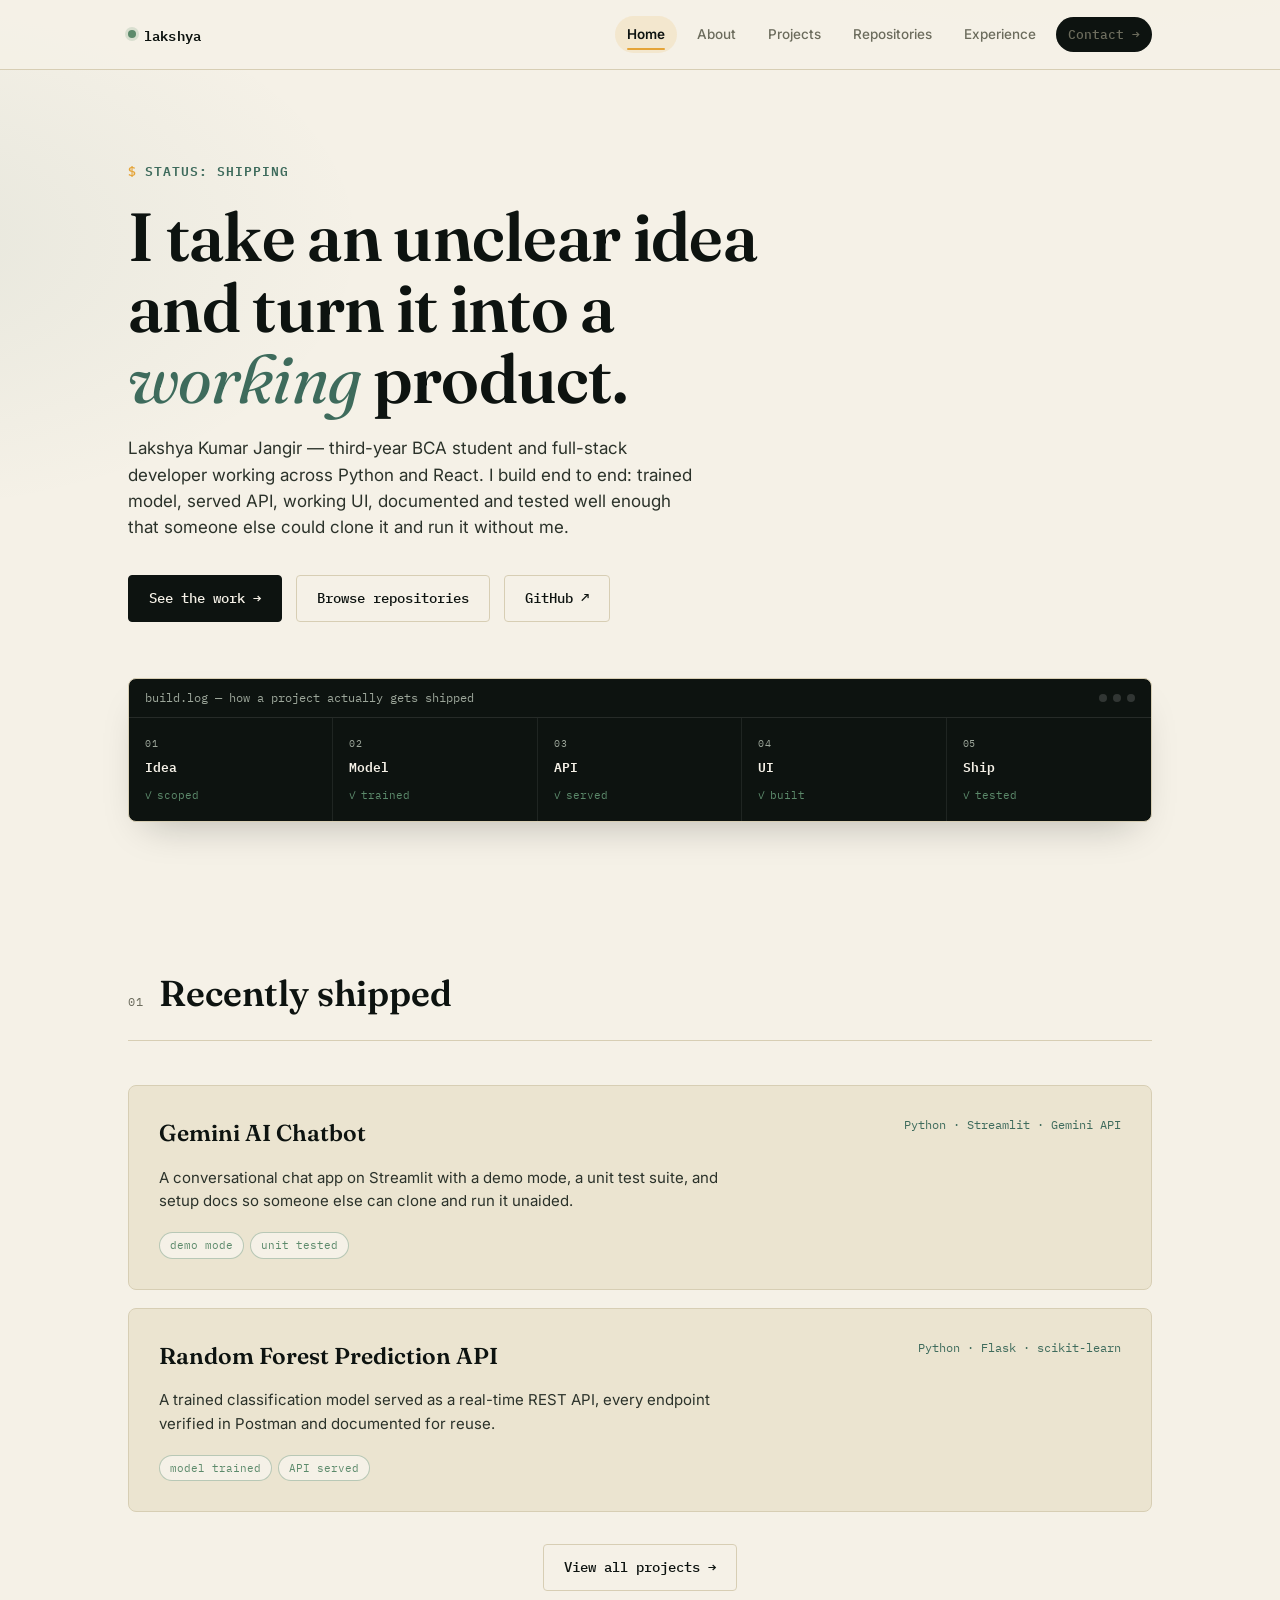
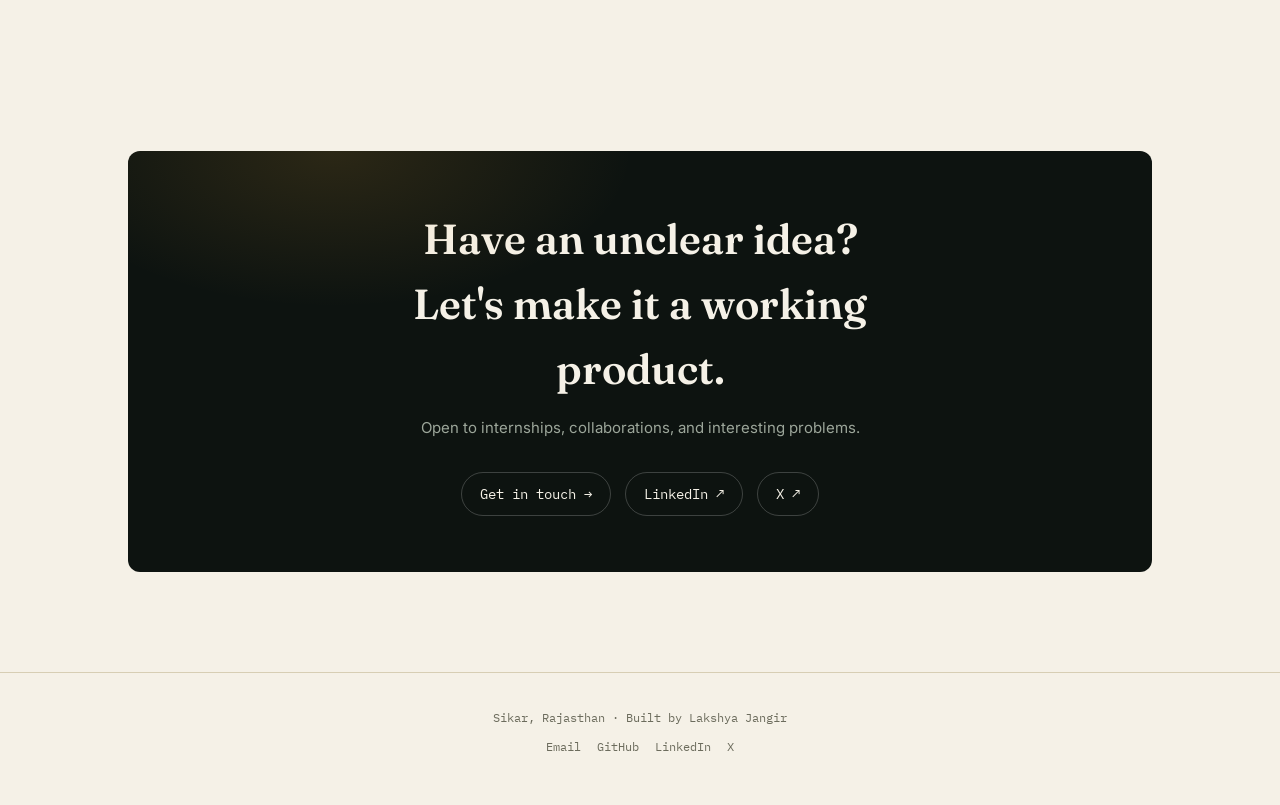
<file: index.html>
<!DOCTYPE html>
<html lang="en">
<head>
<meta charset="UTF-8">
<meta name="viewport" content="width=device-width, initial-scale=1.0">
<title>Lakshya Jangir — Full-Stack Developer</title>
<meta name="description" content="Lakshya Kumar Jangir — Full-stack developer (Python/React) building working products end to end.">
<link rel="stylesheet" href="css/style.css">
  <body>
<div id="scroll-progress"></div>

<header>
  <nav>
    <a class="logo" href="index.html"><span class="dot"></span>lakshya</a>
    <div class="navlinks">
      <a href="index.html">Home</a>
      <a href="about.html">About</a>
      <a href="projects.html">Projects</a>
      <a href="repositories.html">Repositories</a>
      <a href="experience.html">Experience</a>
      <a href="contact.html" class="nav-cta">Contact →</a>
    </div>
    <button class="navtoggle" aria-label="Menu"><span></span><span></span><span></span></button>
  </nav>
</header>

<main>
  <section class="hero" style="padding:88px 0 64px;">
    <div class="wrap">
      <div class="eyebrow">status: shipping</div>
      <h1 style="font-family:'Fraunces',serif; font-weight:600; font-size:clamp(38px,6vw,68px); line-height:1.04; letter-spacing:-0.01em; max-width:15ch;">
        I take an unclear idea and turn it into a <em style="font-style:italic; font-weight:400; color:var(--teal);">working</em> product.
      </h1>
      <p class="hero-sub" style="max-width:52ch; margin-top:22px; font-size:17px; color:#2b322a;">
        Lakshya Kumar Jangir — third-year BCA student and full-stack developer working across Python and React. I build end to end: trained model, served API, working UI, documented and tested well enough that someone else could clone it and run it without me.
      </p>
      <div class="hero-actions" style="display:flex; gap:14px; margin-top:34px; flex-wrap:wrap;">
        <a class="btn btn-primary" href="projects.html">See the work →</a>
        <a class="btn btn-ghost" href="repositories.html">Browse repositories</a>
        <a class="btn btn-ghost" href="https://github.com/lakshya0-coder" target="_blank" rel="noopener">GitHub ↗</a>
      </div>

      <div class="pipeline" style="margin-top:56px;">
        <div class="pipeline-head">
          <span>build.log — how a project actually gets shipped</span>
          <span class="lights"><span></span><span></span><span></span></span>
        </div>
        <div class="pipeline-stages">
          <div class="stage"><div class="num">01</div><div class="name">Idea</div><div class="status">scoped</div></div>
          <div class="stage"><div class="num">02</div><div class="name">Model</div><div class="status">trained</div></div>
          <div class="stage"><div class="num">03</div><div class="name">API</div><div class="status">served</div></div>
          <div class="stage"><div class="num">04</div><div class="name">UI</div><div class="status">built</div></div>
          <div class="stage"><div class="num">05</div><div class="name">Ship</div><div class="status">tested</div></div>
        </div>
      </div>
    </div>
  </section>

  <section>
    <div class="wrap">
      <div class="section-head sr">
        <span class="section-tag">01</span>
        <h2 class="section-title">Recently shipped</h2>
      </div>
      <div class="card-grid">
        <div class="card sr">
          <div class="card-top">
            <div class="card-title"><a href="https://github.com/lakshya0-coder/AI-Agent" target="_blank" rel="noopener">Gemini AI Chatbot</a></div>
            <div class="card-stack">Python · Streamlit · Gemini API</div>
          </div>
          <div class="card-desc">A conversational chat app on Streamlit with a demo mode, a unit test suite, and setup docs so someone else can clone and run it unaided.</div>
          <div class="chips"><span class="chip done">demo mode</span><span class="chip done">unit tested</span></div>
        </div>
        <div class="card sr sr-delay-1">
          <div class="card-top">
            <div class="card-title"><a href="https://github.com/lakshya0-coder/Random-Forest-API-Testing" target="_blank" rel="noopener">Random Forest Prediction API</a></div>
            <div class="card-stack">Python · Flask · scikit-learn</div>
          </div>
          <div class="card-desc">A trained classification model served as a real-time REST API, every endpoint verified in Postman and documented for reuse.</div>
          <div class="chips"><span class="chip done">model trained</span><span class="chip done">API served</span></div>
        </div>
      </div>
      <div style="text-align:center; margin-top:32px;">
        <a class="btn btn-ghost sr" href="projects.html">View all projects →</a>
      </div>
    </div>
  </section>

  <section>
    <div class="wrap">
      <div class="contact-box sr">
        <h2>Have an unclear idea? Let's make it a working product.</h2>
        <p>Open to internships, collaborations, and interesting problems.</p>
        <div class="contact-links">
          <a href="contact.html">Get in touch →</a>
          <a href="https://www.linkedin.com/in/lakshya2800/" target="_blank" rel="noopener">LinkedIn ↗</a>
          <a href="https://x.com/LakshyaJan44889" target="_blank" rel="noopener">X ↗</a>
        </div>
      </div>
    </div>
  </section>
</main>

<footer>
  <div>Sikar, Rajasthan · Built by Lakshya Jangir</div>
  <div class="foot-links">
    <a href="mailto:lakshyajangir5656@gmail.com">Email</a>
    <a href="https://github.com/lakshya0-coder" target="_blank" rel="noopener">GitHub</a>
    <a href="https://www.linkedin.com/in/lakshya2800/" target="_blank" rel="noopener">LinkedIn</a>
    <a href="https://x.com/LakshyaJan44889" target="_blank" rel="noopener">X</a>
  </div>
</footer>

<button id="to-top" aria-label="Back to top">↑</button>
<script src="js/main.js"></script>
</body>
</html>
</file>
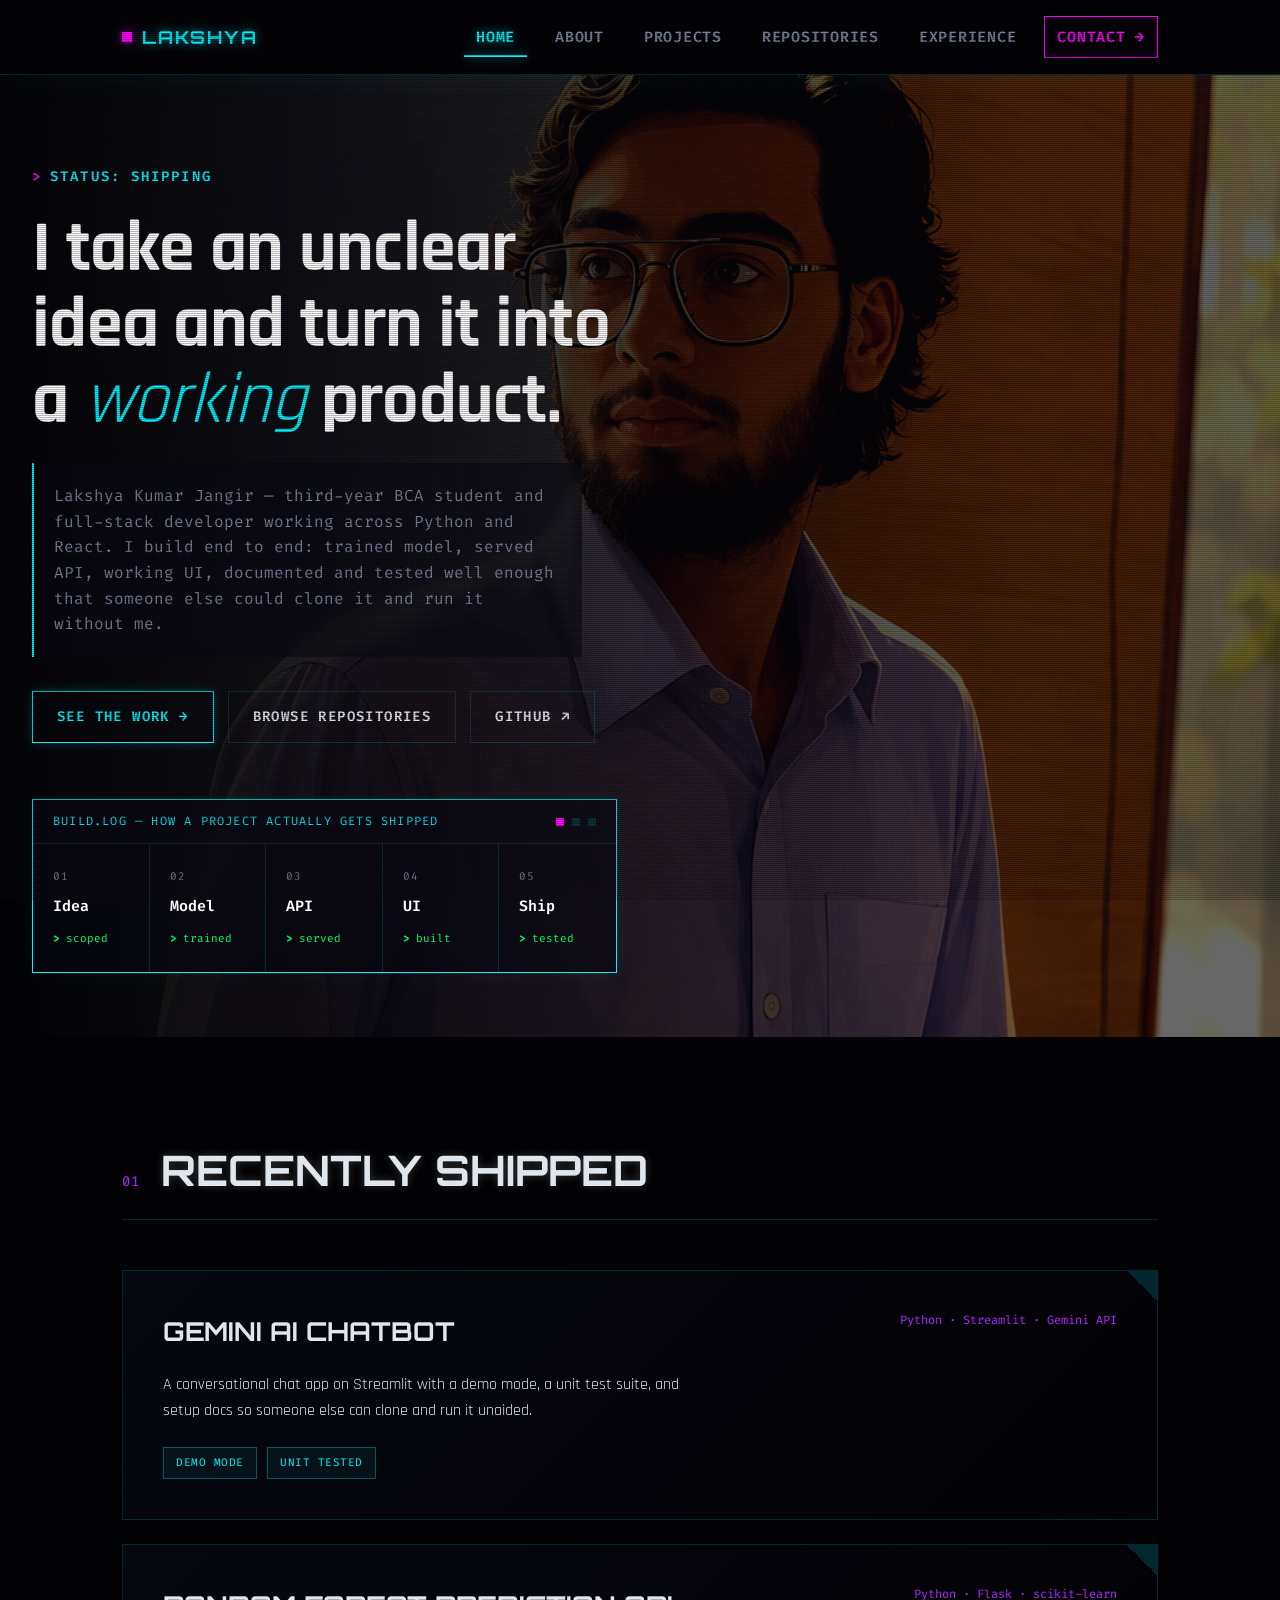
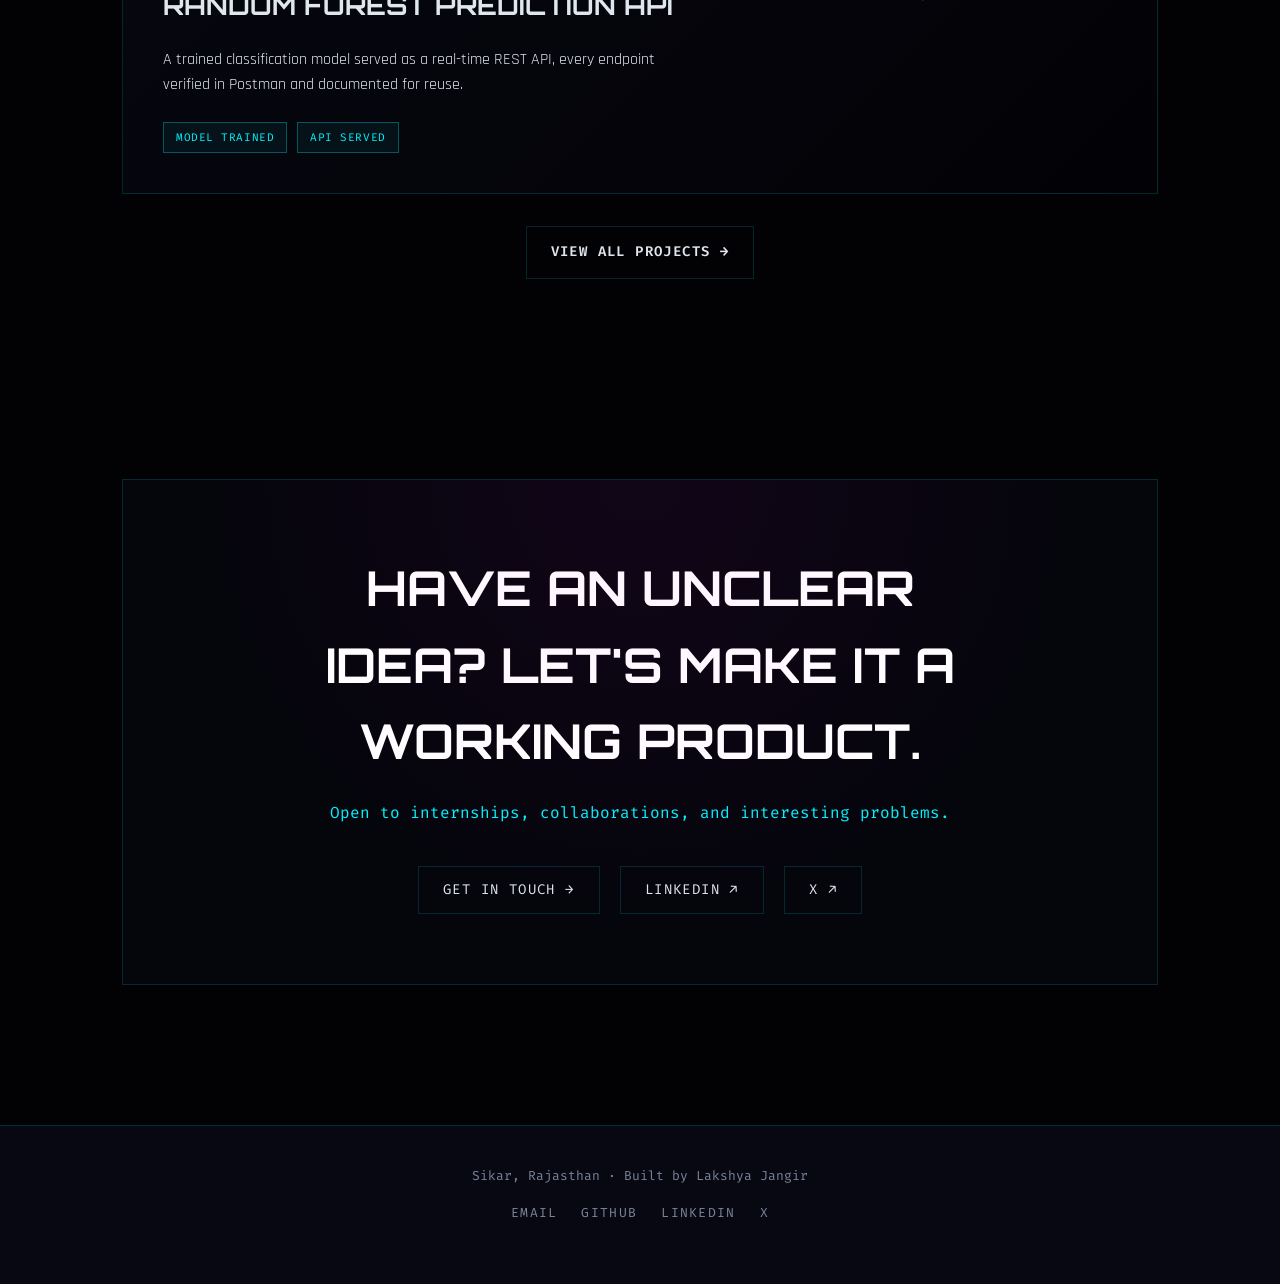
<file: files/site/index.html>
<!DOCTYPE html>
<html lang="en">

<head>
  <meta charset="UTF-8">
  <meta name="viewport" content="width=device-width, initial-scale=1.0">
  <title>Lakshya Jangir — Full-Stack Developer</title>
  <meta name="description"
    content="Lakshya Kumar Jangir — Full-stack developer (Python/React) building working products end to end.">
  <link rel="stylesheet" href="css/style.css">
</head>

<body>
  <div id="scroll-progress"></div>

  <header>
    <nav>
      <a class="logo" href="index.html"><span class="dot"></span>lakshya</a>
      <div class="navlinks">
        <a href="index.html">Home</a>
        <a href="about.html">About</a>
        <a href="projects.html">Projects</a>
        <a href="repositories.html">Repositories</a>
        <a href="experience.html">Experience</a>
        <a href="contact.html" class="nav-cta">Contact →</a>
      </div>
      <button class="navtoggle" aria-label="Menu"><span></span><span></span><span></span></button>
    </nav>
  </header>

  <main>
    <section class="hero" style="padding:88px 0 64px;">
      <img src="bg.png" alt="Background" class="video-bg">
      <div class="hero-overlay"></div>
      <div class="wrap">
        <div class="eyebrow">status: shipping</div>
        <h1>
          I take an unclear idea and turn it into a <em>working</em> product.
        </h1>
        <p class="hero-sub">
          Lakshya Kumar Jangir — third-year BCA student and full-stack developer working across Python and React. I
          build end to end: trained model, served API, working UI, documented and tested well enough that someone else
          could clone it and run it without me.
        </p>
        <div class="hero-actions" style="display:flex; gap:14px; margin-top:34px; flex-wrap:wrap;">
          <a class="btn btn-primary" href="projects.html">See the work →</a>
          <a class="btn btn-ghost" href="repositories.html">Browse repositories</a>
          <a class="btn btn-ghost" href="https://github.com/lakshya0-coder" target="_blank" rel="noopener">GitHub ↗</a>
        </div>

        <div class="pipeline" style="margin-top:56px;">
          <div class="pipeline-head">
            <span>build.log — how a project actually gets shipped</span>
            <span class="lights"><span></span><span></span><span></span></span>
          </div>
          <div class="pipeline-stages">
            <div class="stage">
              <div class="num">01</div>
              <div class="name">Idea</div>
              <div class="status">scoped</div>
            </div>
            <div class="stage">
              <div class="num">02</div>
              <div class="name">Model</div>
              <div class="status">trained</div>
            </div>
            <div class="stage">
              <div class="num">03</div>
              <div class="name">API</div>
              <div class="status">served</div>
            </div>
            <div class="stage">
              <div class="num">04</div>
              <div class="name">UI</div>
              <div class="status">built</div>
            </div>
            <div class="stage">
              <div class="num">05</div>
              <div class="name">Ship</div>
              <div class="status">tested</div>
            </div>
          </div>
        </div>
      </div>
    </section>

    <section>
      <div class="wrap">
        <div class="section-head sr">
          <span class="section-tag">01</span>
          <h2 class="section-title">Recently shipped</h2>
        </div>
        <div class="card-grid">
          <div class="card sr">
            <div class="card-top">
              <div class="card-title"><a href="https://github.com/lakshya0-coder/AI-Agent" target="_blank"
                  rel="noopener">Gemini AI Chatbot</a></div>
              <div class="card-stack">Python · Streamlit · Gemini API</div>
            </div>
            <div class="card-desc">A conversational chat app on Streamlit with a demo mode, a unit test suite, and setup
              docs so someone else can clone and run it unaided.</div>
            <div class="chips"><span class="chip done">demo mode</span><span class="chip done">unit tested</span></div>
          </div>
          <div class="card sr sr-delay-1">
            <div class="card-top">
              <div class="card-title"><a href="https://github.com/lakshya0-coder/Random-Forest-API-Testing"
                  target="_blank" rel="noopener">Random Forest Prediction API</a></div>
              <div class="card-stack">Python · Flask · scikit-learn</div>
            </div>
            <div class="card-desc">A trained classification model served as a real-time REST API, every endpoint
              verified in Postman and documented for reuse.</div>
            <div class="chips"><span class="chip done">model trained</span><span class="chip done">API served</span>
            </div>
          </div>
        </div>
        <div style="text-align:center; margin-top:32px;">
          <a class="btn btn-ghost sr" href="projects.html">View all projects →</a>
        </div>
      </div>
    </section>

    <section>
      <div class="wrap">
        <div class="contact-box sr">
          <h2>Have an unclear idea? Let's make it a working product.</h2>
          <p>Open to internships, collaborations, and interesting problems.</p>
          <div class="contact-links">
            <a href="contact.html">Get in touch →</a>
            <a href="https://www.linkedin.com/in/lakshya2800/" target="_blank" rel="noopener">LinkedIn ↗</a>
            <a href="https://x.com/LakshyaJan44889" target="_blank" rel="noopener">X ↗</a>
          </div>
        </div>
      </div>
    </section>
  </main>

  <footer>
    <div>Sikar, Rajasthan · Built by Lakshya Jangir</div>
    <div class="foot-links">
      <a href="mailto:lakshyajangir5656@gmail.com">Email</a>
      <a href="https://github.com/lakshya0-coder" target="_blank" rel="noopener">GitHub</a>
      <a href="https://www.linkedin.com/in/lakshya2800/" target="_blank" rel="noopener">LinkedIn</a>
      <a href="https://x.com/LakshyaJan44889" target="_blank" rel="noopener">X</a>
    </div>
  </footer>

  <button id="to-top" aria-label="Back to top">↑</button>
  <script src="js/main.js"></script>
</body>

</html>
</file>
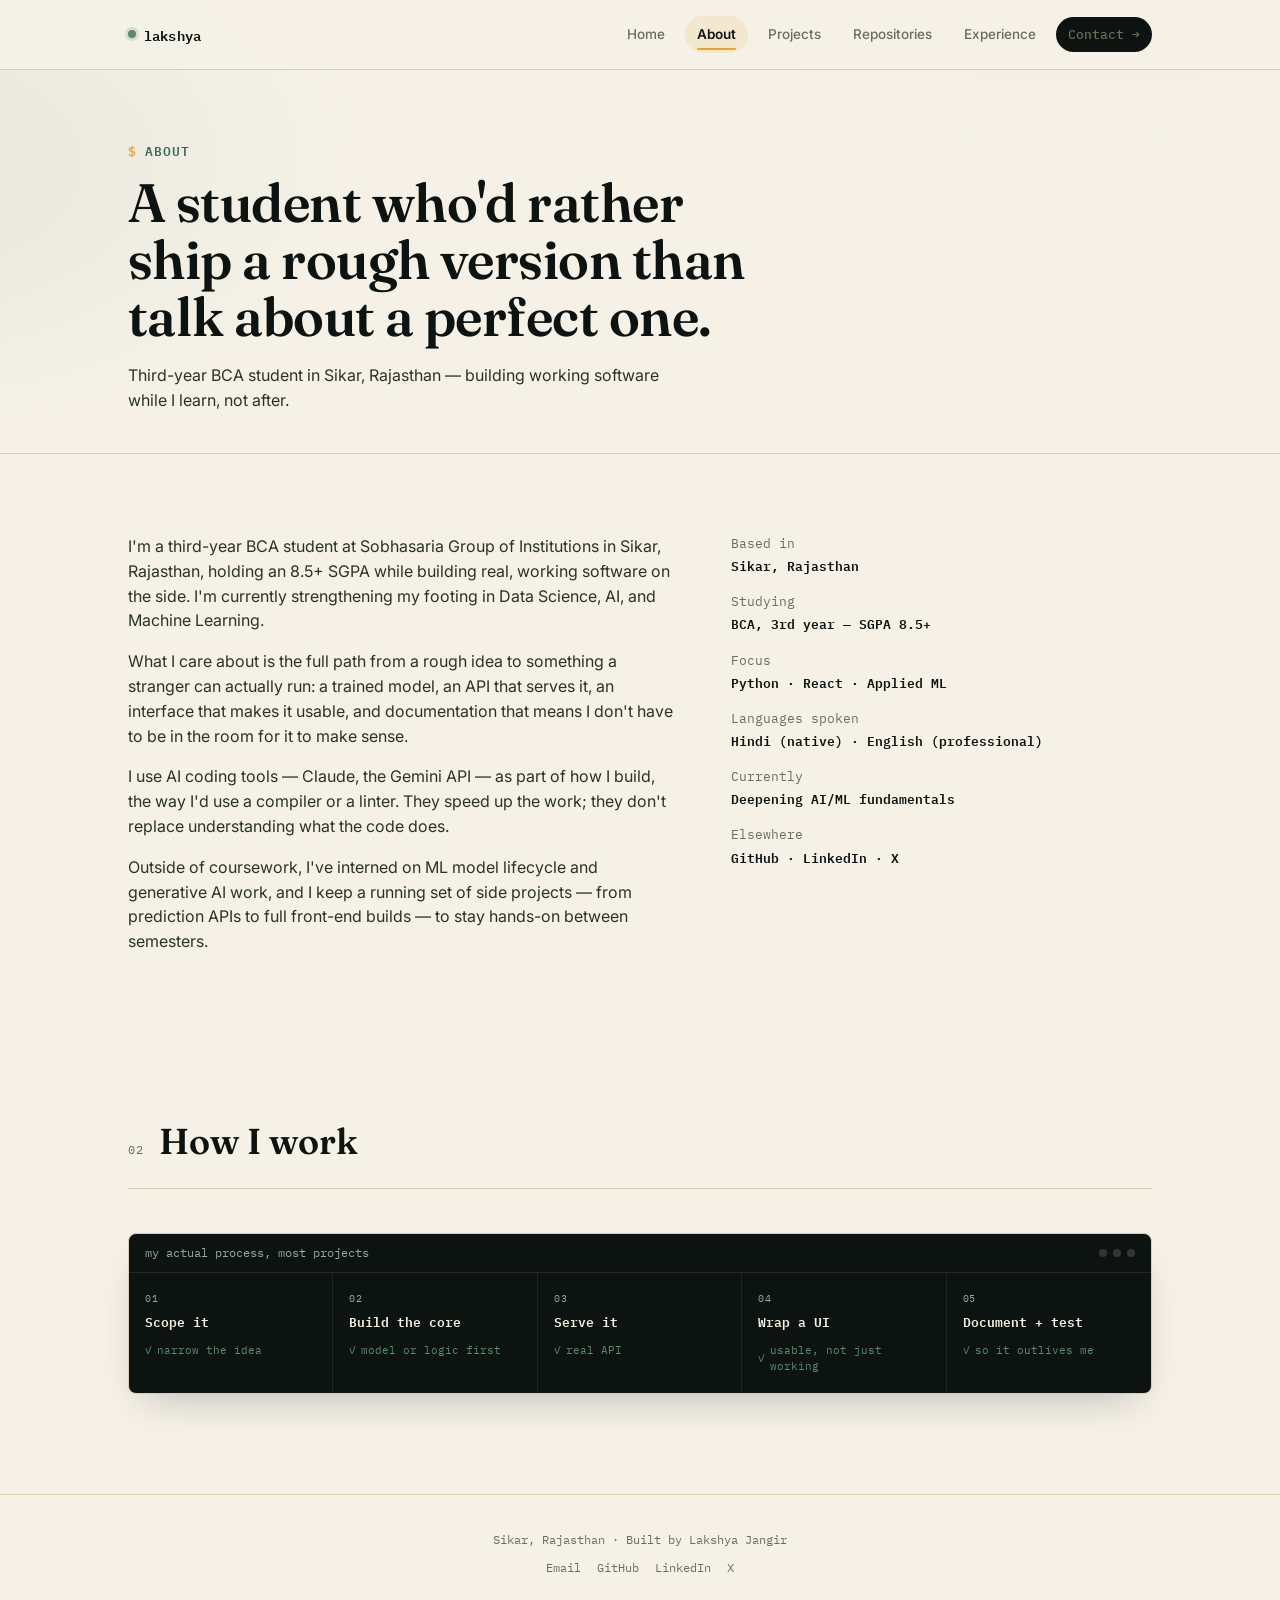
<file: about.html>
<!DOCTYPE html>
<html lang="en">
<head>
<meta charset="UTF-8">
<meta name="viewport" content="width=device-width, initial-scale=1.0">
<title>About — Lakshya Jangir</title>
<link rel="stylesheet" href="css/style.css">
</head>
<body>
<div id="scroll-progress"></div>

<header>
  <nav>
    <a class="logo" href="index.html"><span class="dot"></span>lakshya</a>
    <div class="navlinks">
      <a href="index.html">Home</a>
      <a href="about.html">About</a>
      <a href="projects.html">Projects</a>
      <a href="repositories.html">Repositories</a>
      <a href="experience.html">Experience</a>
      <a href="contact.html" class="nav-cta">Contact →</a>
    </div>
    <button class="navtoggle" aria-label="Menu"><span></span><span></span><span></span></button>
  </nav>
</header>

<main>
  <section class="page-hero">
    <div class="wrap">
      <div class="eyebrow">about</div>
      <h1>A student who'd rather ship a rough version than talk about a perfect one.</h1>
      <p>Third-year BCA student in Sikar, Rajasthan — building working software while I learn, not after.</p>
    </div>
  </section>

  <section>
    <div class="wrap">
      <div class="about-grid">
        <div class="sr">
          <p>I'm a third-year BCA student at Sobhasaria Group of Institutions in Sikar, Rajasthan, holding an 8.5+ SGPA while building real, working software on the side. I'm currently strengthening my footing in Data Science, AI, and Machine Learning.</p>
          <p>What I care about is the full path from a rough idea to something a stranger can actually run: a trained model, an API that serves it, an interface that makes it usable, and documentation that means I don't have to be in the room for it to make sense.</p>
          <p>I use AI coding tools — Claude, the Gemini API — as part of how I build, the way I'd use a compiler or a linter. They speed up the work; they don't replace understanding what the code does.</p>
          <p>Outside of coursework, I've interned on ML model lifecycle and generative AI work, and I keep a running set of side projects — from prediction APIs to full front-end builds — to stay hands-on between semesters.</p>
        </div>
        <dl class="facts sr sr-delay-1">
          <dt>Based in</dt><dd>Sikar, Rajasthan</dd>
          <dt>Studying</dt><dd>BCA, 3rd year — SGPA 8.5+</dd>
          <dt>Focus</dt><dd>Python · React · Applied ML</dd>
          <dt>Languages spoken</dt><dd>Hindi (native) · English (professional)</dd>
          <dt>Currently</dt><dd>Deepening AI/ML fundamentals</dd>
          <dt>Elsewhere</dt><dd>GitHub · LinkedIn · X</dd>
        </dl>
      </div>
    </div>
  </section>

  <section>
    <div class="wrap">
      <div class="section-head sr">
        <span class="section-tag">02</span>
        <h2 class="section-title">How I work</h2>
      </div>
      <div class="pipeline sr">
        <div class="pipeline-head">
          <span>my actual process, most projects</span>
          <span class="lights"><span></span><span></span><span></span></span>
        </div>
        <div class="pipeline-stages">
          <div class="stage"><div class="num">01</div><div class="name">Scope it</div><div class="status">narrow the idea</div></div>
          <div class="stage"><div class="num">02</div><div class="name">Build the core</div><div class="status">model or logic first</div></div>
          <div class="stage"><div class="num">03</div><div class="name">Serve it</div><div class="status">real API</div></div>
          <div class="stage"><div class="num">04</div><div class="name">Wrap a UI</div><div class="status">usable, not just working</div></div>
          <div class="stage"><div class="num">05</div><div class="name">Document + test</div><div class="status">so it outlives me</div></div>
        </div>
      </div>
    </div>
  </section>
</main>

<footer>
  <div>Sikar, Rajasthan · Built by Lakshya Jangir</div>
  <div class="foot-links">
    <a href="mailto:lakshyajangir5656@gmail.com">Email</a>
    <a href="https://github.com/lakshya0-coder" target="_blank" rel="noopener">GitHub</a>
    <a href="https://www.linkedin.com/in/lakshya2800/" target="_blank" rel="noopener">LinkedIn</a>
    <a href="https://x.com/LakshyaJan44889" target="_blank" rel="noopener">X</a>
  </div>
</footer>

<button id="to-top" aria-label="Back to top">↑</button>
<script src="js/main.js"></script>
</body>
</html>
</file>
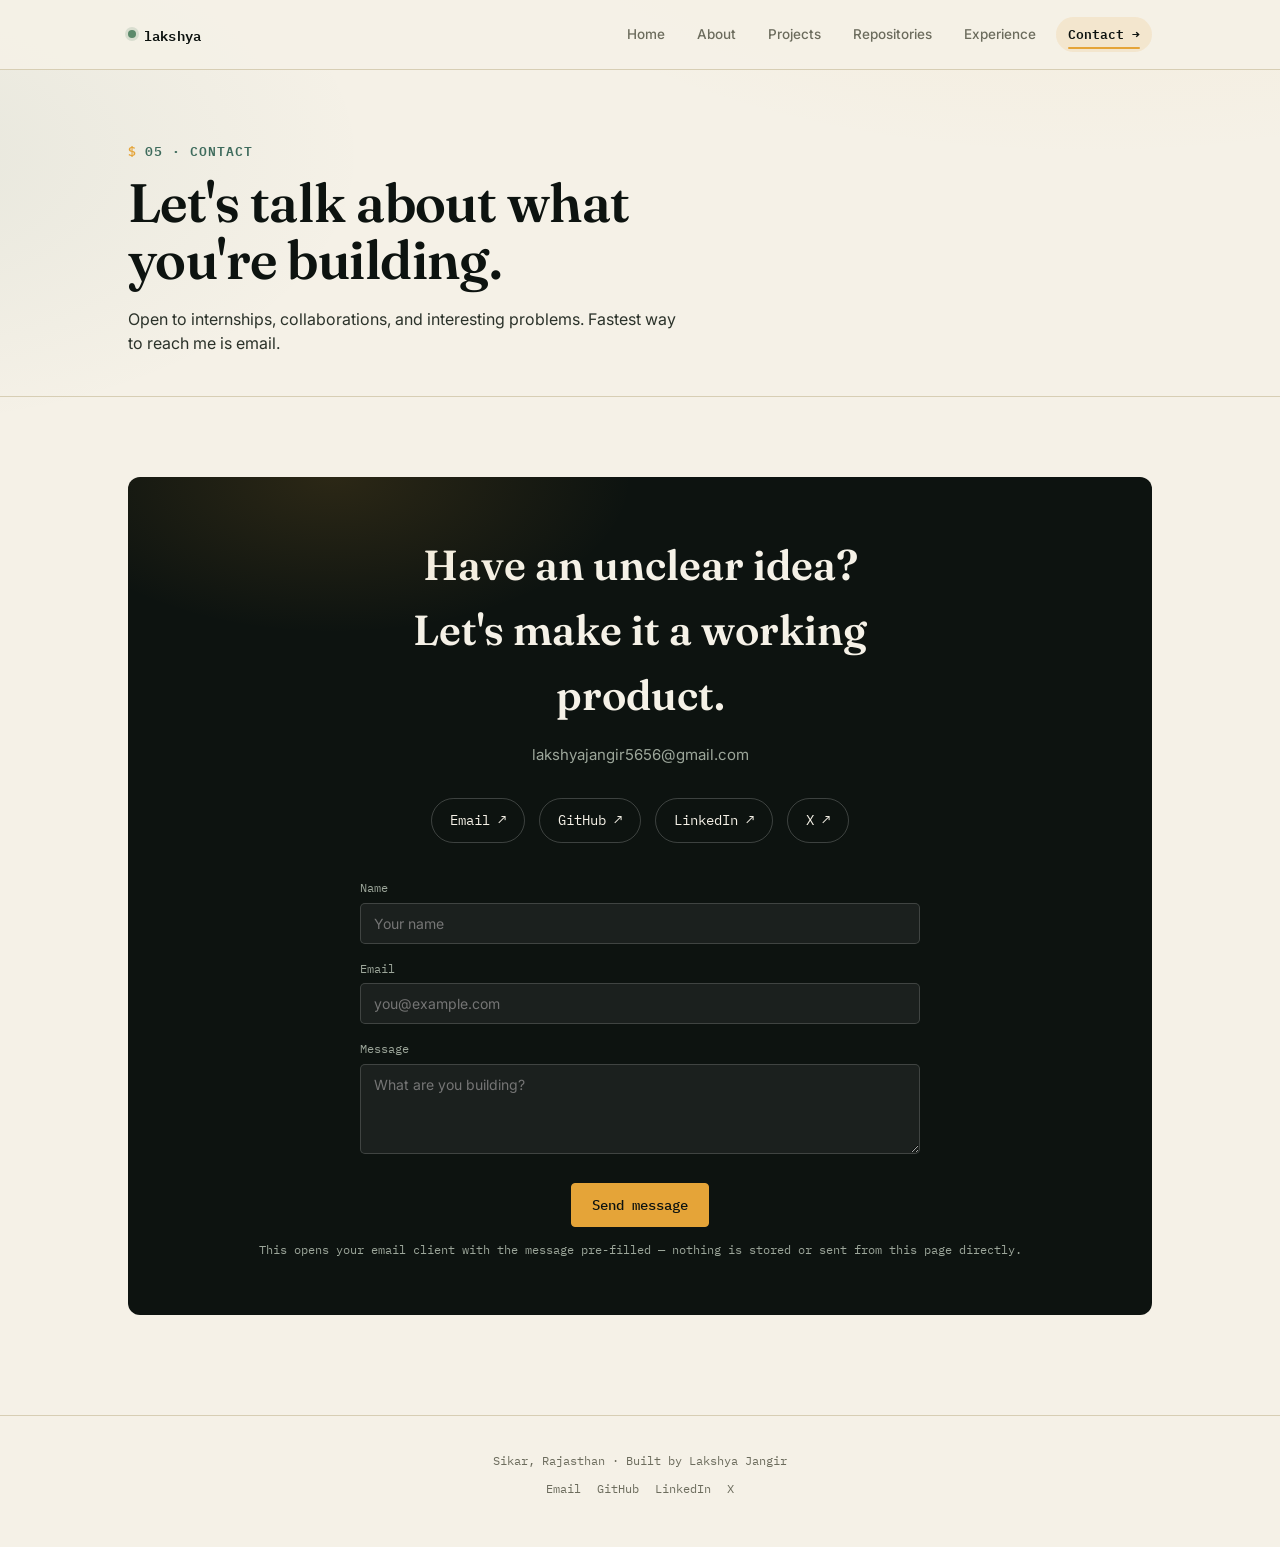
<file: contact.html>
<!DOCTYPE html>
<html lang="en">
<head>
<meta charset="UTF-8">
<meta name="viewport" content="width=device-width, initial-scale=1.0">
<title>Contact — Lakshya Jangir</title>
<link rel="stylesheet" href="css/style.css">
</head>
<body>
<div id="scroll-progress"></div>

<header>
  <nav>
    <a class="logo" href="index.html"><span class="dot"></span>lakshya</a>
    <div class="navlinks">
      <a href="index.html">Home</a>
      <a href="about.html">About</a>
      <a href="projects.html">Projects</a>
      <a href="repositories.html">Repositories</a>
      <a href="experience.html">Experience</a>
      <a href="contact.html" class="nav-cta">Contact →</a>
    </div>
    <button class="navtoggle" aria-label="Menu"><span></span><span></span><span></span></button>
  </nav>
</header>

<main>
  <section class="page-hero">
    <div class="wrap">
      <div class="eyebrow">05 · contact</div>
      <h1>Let's talk about what you're building.</h1>
      <p>Open to internships, collaborations, and interesting problems. Fastest way to reach me is email.</p>
    </div>
  </section>

  <section>
    <div class="wrap">
      <div class="contact-box sr">
        <h2>Have an unclear idea? Let's make it a working product.</h2>
        <p>lakshyajangir5656@gmail.com</p>
        <div class="contact-links" style="margin-bottom:36px;">
          <a href="mailto:lakshyajangir5656@gmail.com">Email ↗</a>
          <a href="https://github.com/lakshya0-coder" target="_blank" rel="noopener">GitHub ↗</a>
          <a href="https://www.linkedin.com/in/lakshya2800/" target="_blank" rel="noopener">LinkedIn ↗</a>
          <a href="https://x.com/LakshyaJan44889" target="_blank" rel="noopener">X ↗</a>
        </div>

        <form class="form-grid" id="contact-form" onsubmit="return false;">
          <div class="field">
            <label for="name">Name</label>
            <input id="name" type="text" placeholder="Your name" required>
          </div>
          <div class="field">
            <label for="email">Email</label>
            <input id="email" type="email" placeholder="you@example.com" required>
          </div>
          <div class="field">
            <label for="message">Message</label>
            <textarea id="message" placeholder="What are you building?" required></textarea>
          </div>
          <button type="submit" class="btn btn-amber" id="send-btn" style="justify-self:center; margin-top:6px;">Send message</button>
        </form>
        <div class="form-note" id="form-note">This opens your email client with the message pre-filled — nothing is stored or sent from this page directly.</div>
      </div>
    </div>
  </section>
</main>

<footer>
  <div>Sikar, Rajasthan · Built by Lakshya Jangir</div>
  <div class="foot-links">
    <a href="mailto:lakshyajangir5656@gmail.com">Email</a>
    <a href="https://github.com/lakshya0-coder" target="_blank" rel="noopener">GitHub</a>
    <a href="https://www.linkedin.com/in/lakshya2800/" target="_blank" rel="noopener">LinkedIn</a>
    <a href="https://x.com/LakshyaJan44889" target="_blank" rel="noopener">X</a>
  </div>
</footer>

<button id="to-top" aria-label="Back to top">↑</button>
<script src="js/main.js"></script>
<script>
  const form = document.getElementById('contact-form');
  const note = document.getElementById('form-note');
  form.addEventListener('submit', () => {
    const name = document.getElementById('name').value.trim();
    const email = document.getElementById('email').value.trim();
    const message = document.getElementById('message').value.trim();
    if (!name || !email || !message) return;
    const subject = encodeURIComponent(`Portfolio contact from ${name}`);
    const body = encodeURIComponent(`${message}\n\n— ${name} (${email})`);
    window.location.href = `mailto:lakshyajangir5656@gmail.com?subject=${subject}&body=${body}`;
    note.textContent = 'Opening your email client…';
    note.style.color = 'var(--amber)';
  });
</script>
</body>
</html>
</file>
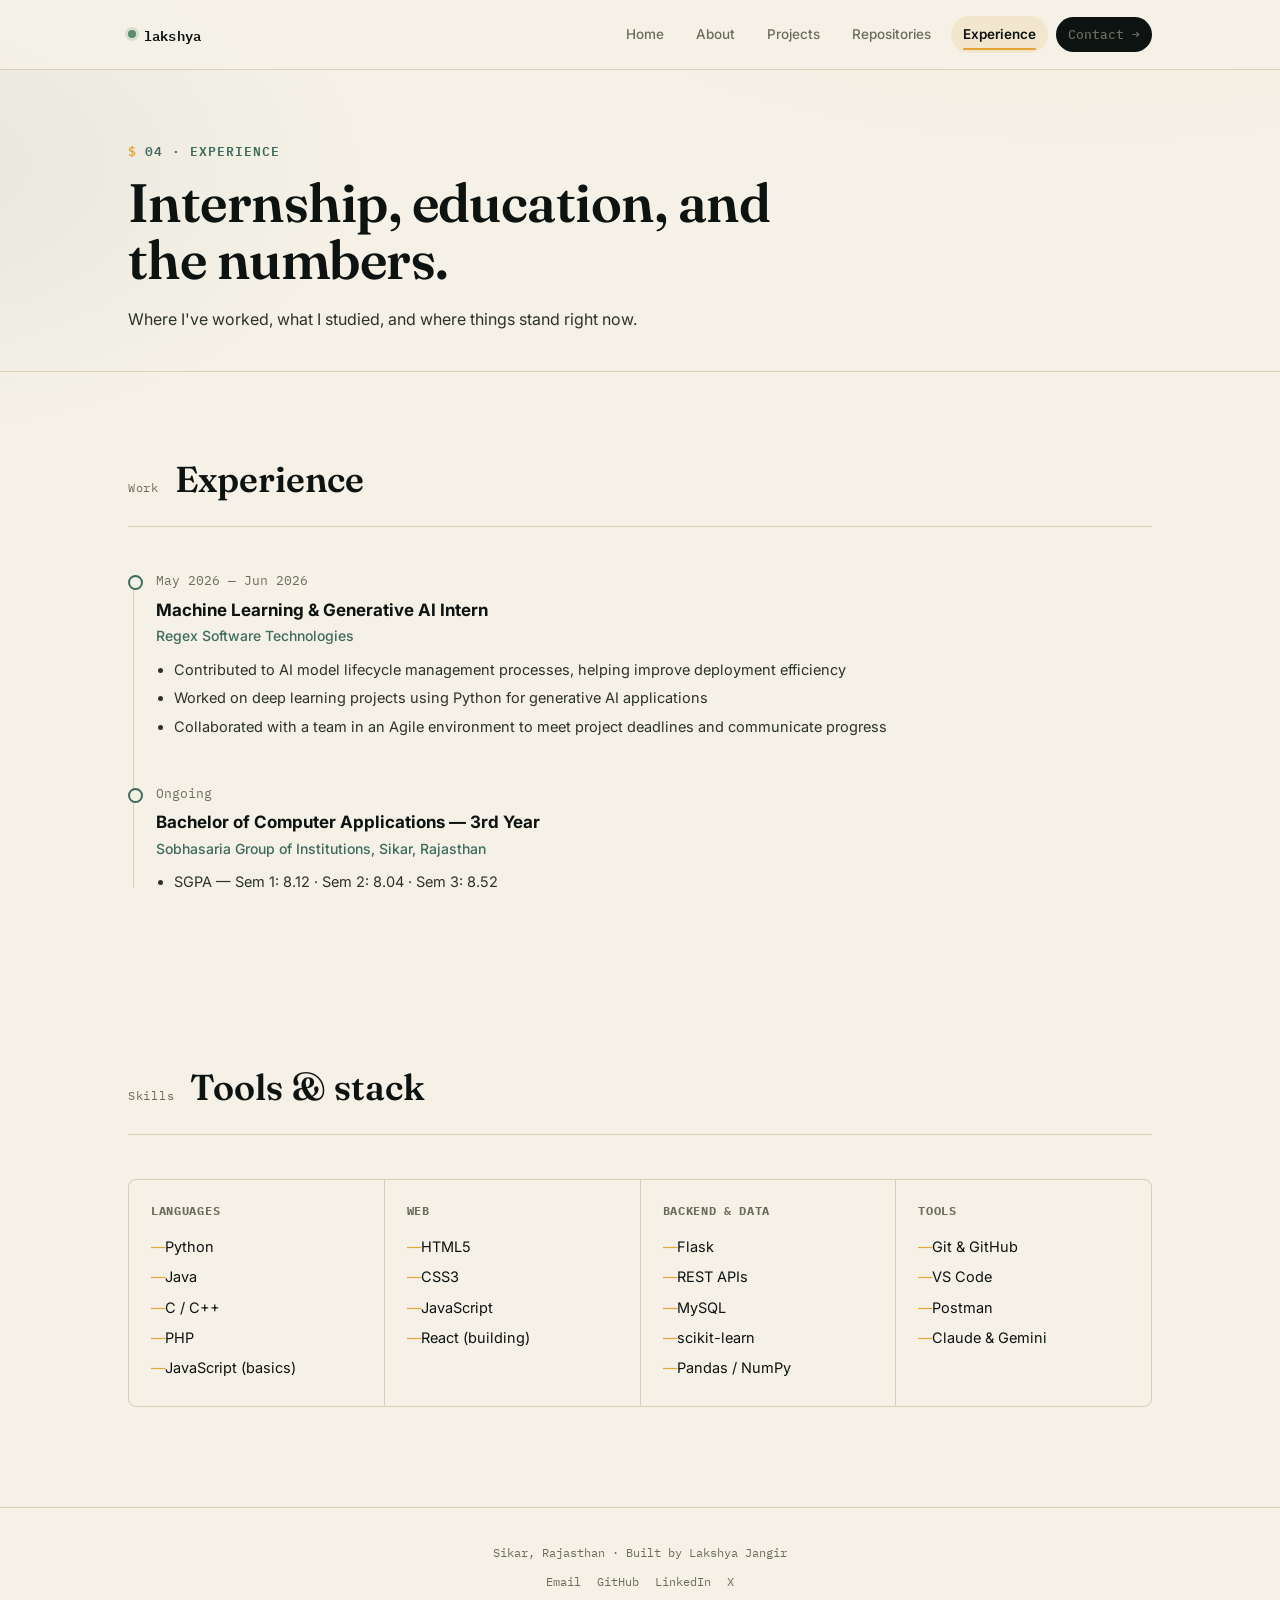
<file: experience.html>
<!DOCTYPE html>
<html lang="en">
<head>
<meta charset="UTF-8">
<meta name="viewport" content="width=device-width, initial-scale=1.0">
<title>Experience — Lakshya Jangir</title>
<link rel="stylesheet" href="css/style.css">
</head>
<body>
<div id="scroll-progress"></div>

<header>
  <nav>
    <a class="logo" href="index.html"><span class="dot"></span>lakshya</a>
    <div class="navlinks">
      <a href="index.html">Home</a>
      <a href="about.html">About</a>
      <a href="projects.html">Projects</a>
      <a href="repositories.html">Repositories</a>
      <a href="experience.html">Experience</a>
      <a href="contact.html" class="nav-cta">Contact →</a>
    </div>
    <button class="navtoggle" aria-label="Menu"><span></span><span></span><span></span></button>
  </nav>
</header>

<main>
  <section class="page-hero">
    <div class="wrap">
      <div class="eyebrow">04 · experience</div>
      <h1>Internship, education, and the numbers.</h1>
      <p>Where I've worked, what I studied, and where things stand right now.</p>
    </div>
  </section>

  <section>
    <div class="wrap">
      <div class="section-head sr">
        <span class="section-tag">Work</span>
        <h2 class="section-title">Experience</h2>
      </div>
      <div class="timeline">
        <div class="exp-item sr">
          <div class="exp-date">May 2026 — Jun 2026</div>
          <div class="exp-role">Machine Learning &amp; Generative AI Intern</div>
          <div class="exp-org">Regex Software Technologies</div>
          <ul class="exp-list">
            <li>Contributed to AI model lifecycle management processes, helping improve deployment efficiency</li>
            <li>Worked on deep learning projects using Python for generative AI applications</li>
            <li>Collaborated with a team in an Agile environment to meet project deadlines and communicate progress</li>
          </ul>
        </div>
        <div class="exp-item sr sr-delay-1">
          <div class="exp-date">Ongoing</div>
          <div class="exp-role">Bachelor of Computer Applications — 3rd Year</div>
          <div class="exp-org">Sobhasaria Group of Institutions, Sikar, Rajasthan</div>
          <ul class="exp-list">
            <li>SGPA — Sem 1: 8.12 · Sem 2: 8.04 · Sem 3: 8.52</li>
          </ul>
        </div>
      </div>
    </div>
  </section>

  <section>
    <div class="wrap">
      <div class="section-head sr">
        <span class="section-tag">Skills</span>
        <h2 class="section-title">Tools &amp; stack</h2>
      </div>
      <div class="skills-grid sr">
        <div class="skill-col">
          <h3>Languages</h3>
          <ul><li>Python</li><li>Java</li><li>C / C++</li><li>PHP</li><li>JavaScript (basics)</li></ul>
        </div>
        <div class="skill-col">
          <h3>Web</h3>
          <ul><li>HTML5</li><li>CSS3</li><li>JavaScript</li><li>React (building)</li></ul>
        </div>
        <div class="skill-col">
          <h3>Backend &amp; Data</h3>
          <ul><li>Flask</li><li>REST APIs</li><li>MySQL</li><li>scikit-learn</li><li>Pandas / NumPy</li></ul>
        </div>
        <div class="skill-col">
          <h3>Tools</h3>
          <ul><li>Git &amp; GitHub</li><li>VS Code</li><li>Postman</li><li>Claude &amp; Gemini</li></ul>
        </div>
      </div>
    </div>
  </section>
</main>

<footer>
  <div>Sikar, Rajasthan · Built by Lakshya Jangir</div>
  <div class="foot-links">
    <a href="mailto:lakshyajangir5656@gmail.com">Email</a>
    <a href="https://github.com/lakshya0-coder" target="_blank" rel="noopener">GitHub</a>
    <a href="https://www.linkedin.com/in/lakshya2800/" target="_blank" rel="noopener">LinkedIn</a>
    <a href="https://x.com/LakshyaJan44889" target="_blank" rel="noopener">X</a>
  </div>
</footer>

<button id="to-top" aria-label="Back to top">↑</button>
<script src="js/main.js"></script>
</body>
</html>
</file>
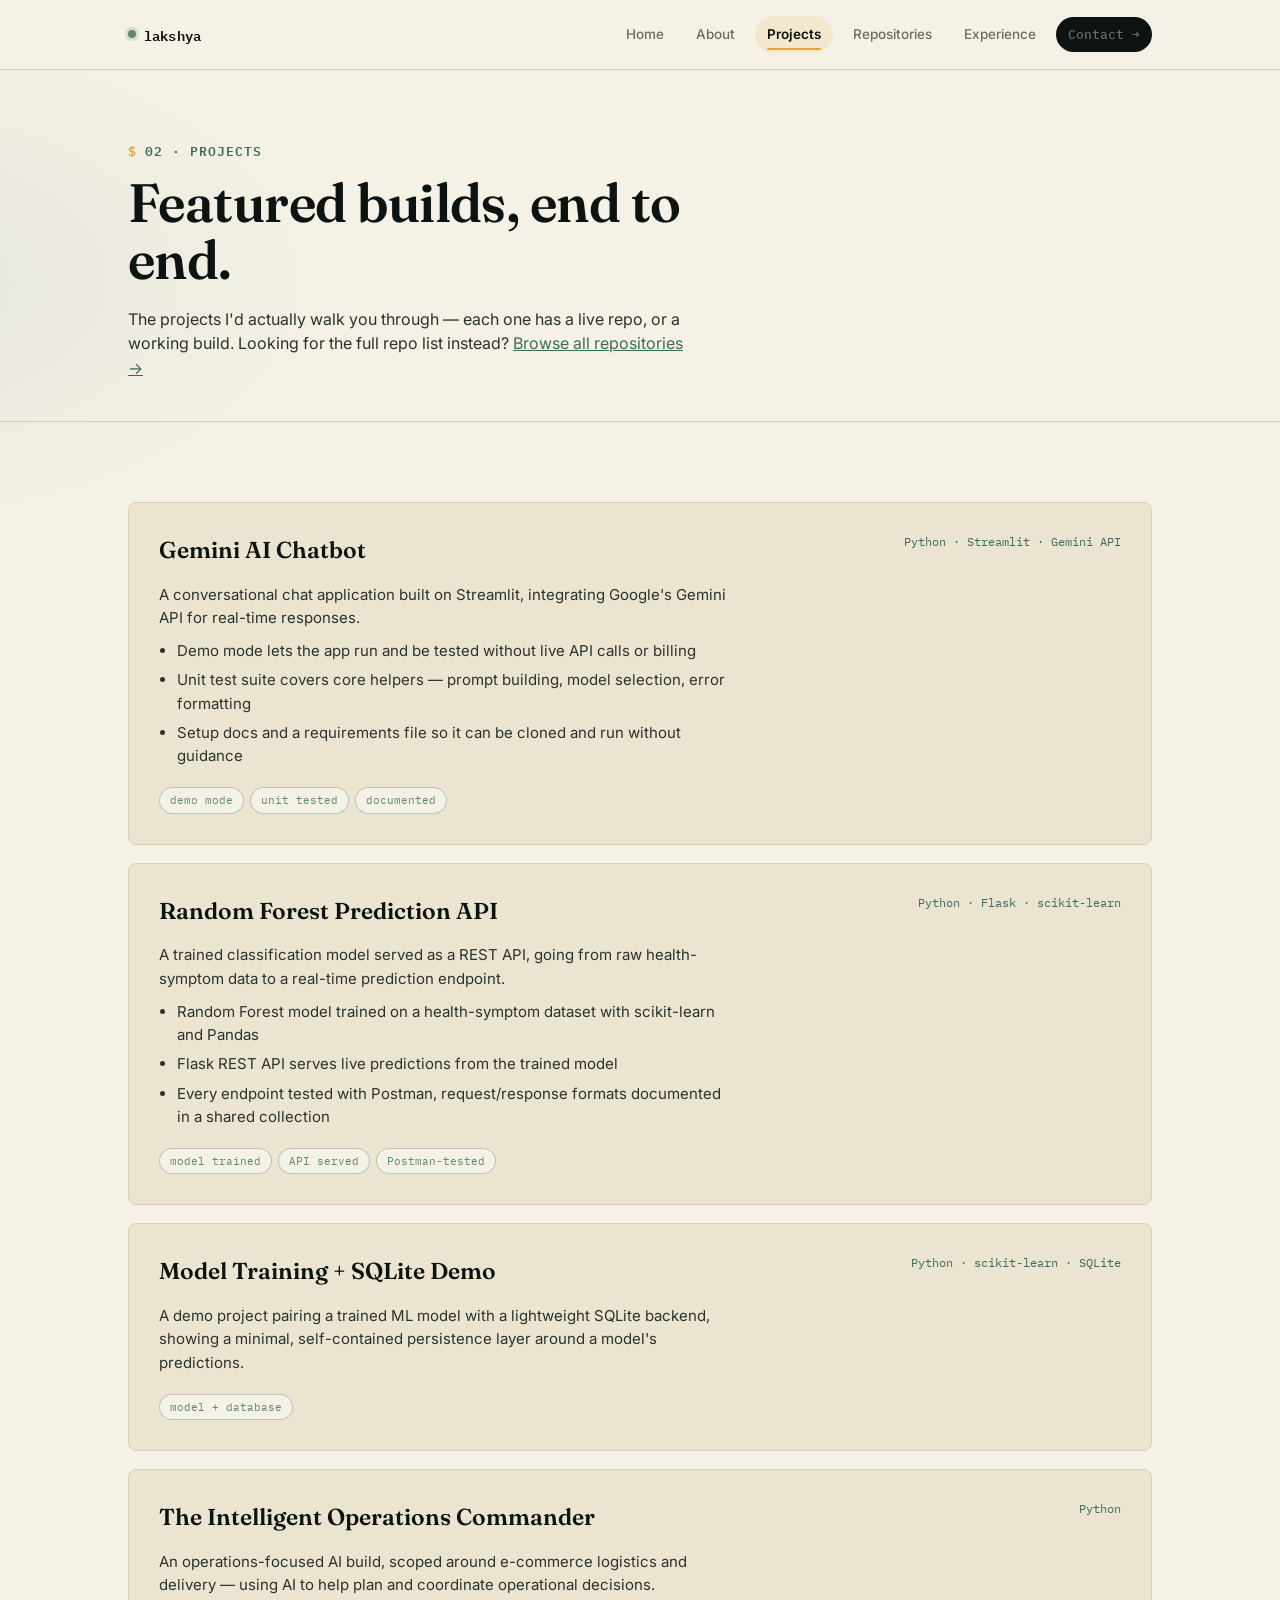
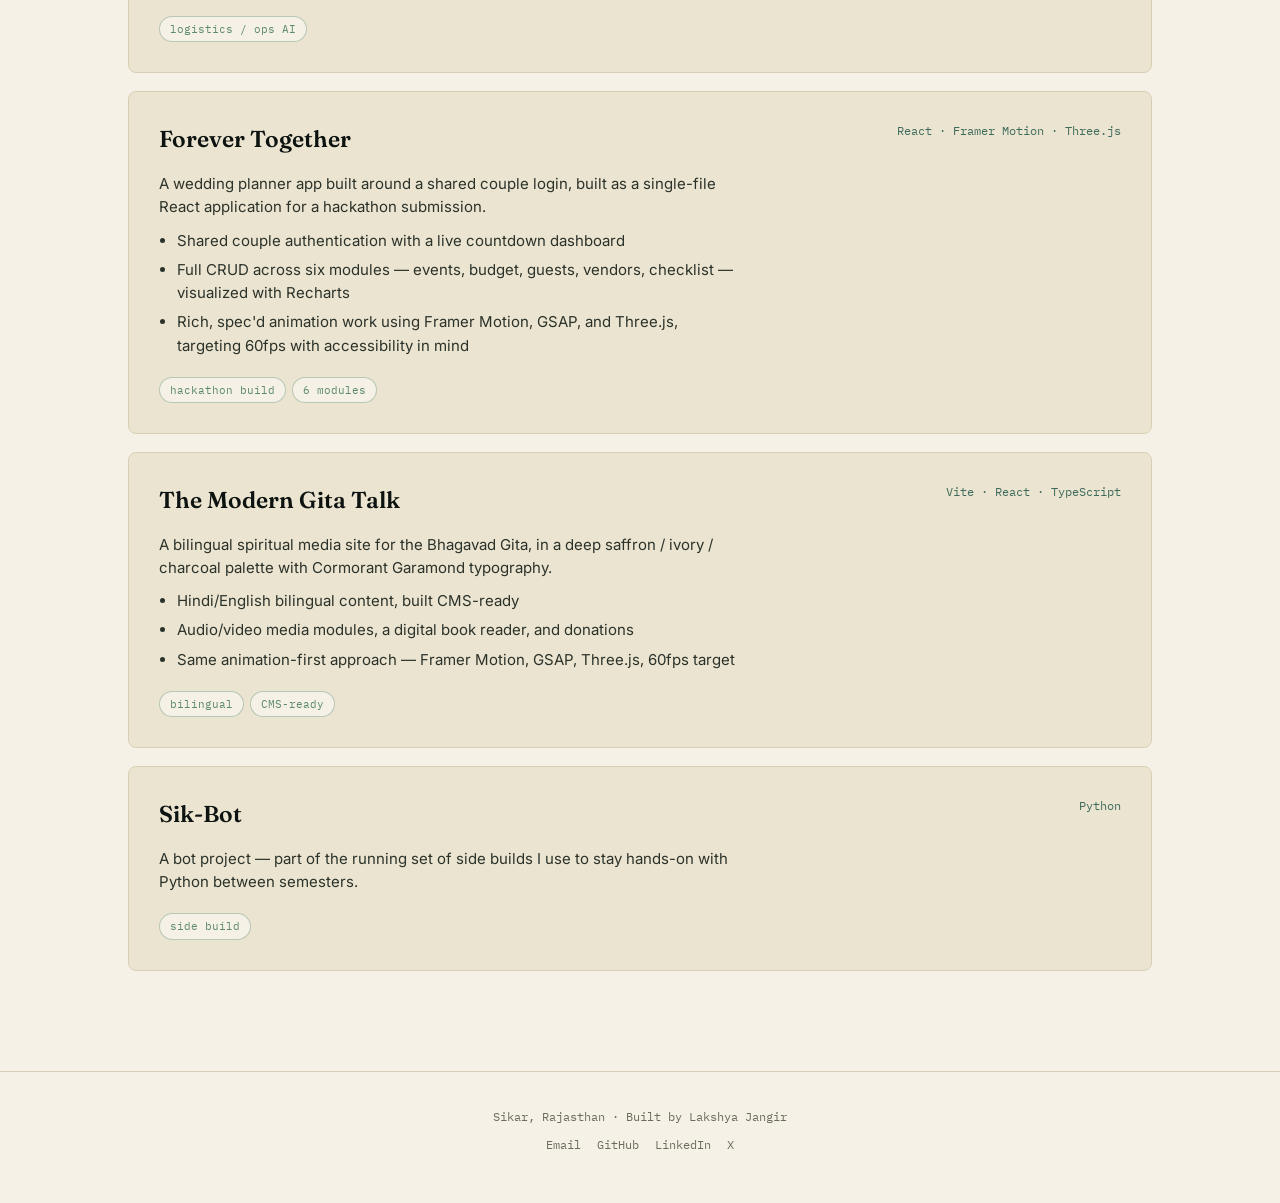
<file: projects.html>
<!DOCTYPE html>
<html lang="en">
<head>
<meta charset="UTF-8">
<meta name="viewport" content="width=device-width, initial-scale=1.0">
<title>Projects — Lakshya Jangir</title>
<link rel="stylesheet" href="css/style.css">
</head>
<body>
<div id="scroll-progress"></div>

<header>
  <nav>
    <a class="logo" href="index.html"><span class="dot"></span>lakshya</a>
    <div class="navlinks">
      <a href="index.html">Home</a>
      <a href="about.html">About</a>
      <a href="projects.html">Projects</a>
      <a href="repositories.html">Repositories</a>
      <a href="experience.html">Experience</a>
      <a href="contact.html" class="nav-cta">Contact →</a>
    </div>
    <button class="navtoggle" aria-label="Menu"><span></span><span></span><span></span></button>
  </nav>
</header>

<main>
  <section class="page-hero">
    <div class="wrap">
      <div class="eyebrow">02 · projects</div>
      <h1>Featured builds, end to end.</h1>
      <p>The projects I'd actually walk you through — each one has a live repo, or a working build. Looking for the full repo list instead? <a href="repositories.html" style="text-decoration:underline; color:var(--teal);">Browse all repositories →</a></p>
    </div>
  </section>

  <section>
    <div class="wrap">
      <div class="card-grid">

        <div class="card sr">
          <div class="card-top">
            <div class="card-title"><a href="https://github.com/lakshya0-coder/AI-Agent" target="_blank" rel="noopener">Gemini AI Chatbot</a></div>
            <div class="card-stack">Python · Streamlit · Gemini API</div>
          </div>
          <div class="card-desc">
            A conversational chat application built on Streamlit, integrating Google's Gemini API for real-time responses.
            <ul>
              <li>Demo mode lets the app run and be tested without live API calls or billing</li>
              <li>Unit test suite covers core helpers — prompt building, model selection, error formatting</li>
              <li>Setup docs and a requirements file so it can be cloned and run without guidance</li>
            </ul>
          </div>
          <div class="chips">
            <span class="chip done">demo mode</span>
            <span class="chip done">unit tested</span>
            <span class="chip done">documented</span>
          </div>
        </div>

        <div class="card sr sr-delay-1">
          <div class="card-top">
            <div class="card-title"><a href="https://github.com/lakshya0-coder/Random-Forest-API-Testing" target="_blank" rel="noopener">Random Forest Prediction API</a></div>
            <div class="card-stack">Python · Flask · scikit-learn</div>
          </div>
          <div class="card-desc">
            A trained classification model served as a REST API, going from raw health-symptom data to a real-time prediction endpoint.
            <ul>
              <li>Random Forest model trained on a health-symptom dataset with scikit-learn and Pandas</li>
              <li>Flask REST API serves live predictions from the trained model</li>
              <li>Every endpoint tested with Postman, request/response formats documented in a shared collection</li>
            </ul>
          </div>
          <div class="chips">
            <span class="chip done">model trained</span>
            <span class="chip done">API served</span>
            <span class="chip done">Postman-tested</span>
          </div>
        </div>

        <div class="card sr sr-delay-2">
          <div class="card-top">
            <div class="card-title"><a href="https://github.com/lakshya0-coder/model_training-and-sqlite-demo" target="_blank" rel="noopener">Model Training + SQLite Demo</a></div>
            <div class="card-stack">Python · scikit-learn · SQLite</div>
          </div>
          <div class="card-desc">
            A demo project pairing a trained ML model with a lightweight SQLite backend, showing a minimal, self-contained persistence layer around a model's predictions.
          </div>
          <div class="chips"><span class="chip done">model + database</span></div>
        </div>

        <div class="card sr sr-delay-3">
          <div class="card-top">
            <div class="card-title"><a href="https://github.com/lakshya0-coder/The-Intelligent-Operations-Commander" target="_blank" rel="noopener">The Intelligent Operations Commander</a></div>
            <div class="card-stack">Python</div>
          </div>
          <div class="card-desc">
            An operations-focused AI build, scoped around e-commerce logistics and delivery — using AI to help plan and coordinate operational decisions.
          </div>
          <div class="chips"><span class="chip done">logistics / ops AI</span></div>
        </div>

        <div class="card sr">
          <div class="card-top">
            <div class="card-title">Forever Together</div>
            <div class="card-stack">React · Framer Motion · Three.js</div>
          </div>
          <div class="card-desc">
            A wedding planner app built around a shared couple login, built as a single-file React application for a hackathon submission.
            <ul>
              <li>Shared couple authentication with a live countdown dashboard</li>
              <li>Full CRUD across six modules — events, budget, guests, vendors, checklist — visualized with Recharts</li>
              <li>Rich, spec'd animation work using Framer Motion, GSAP, and Three.js, targeting 60fps with accessibility in mind</li>
            </ul>
          </div>
          <div class="chips">
            <span class="chip done">hackathon build</span>
            <span class="chip done">6 modules</span>
          </div>
        </div>

        <div class="card sr sr-delay-1">
          <div class="card-top">
            <div class="card-title">The Modern Gita Talk</div>
            <div class="card-stack">Vite · React · TypeScript</div>
          </div>
          <div class="card-desc">
            A bilingual spiritual media site for the Bhagavad Gita, in a deep saffron / ivory / charcoal palette with Cormorant Garamond typography.
            <ul>
              <li>Hindi/English bilingual content, built CMS-ready</li>
              <li>Audio/video media modules, a digital book reader, and donations</li>
              <li>Same animation-first approach — Framer Motion, GSAP, Three.js, 60fps target</li>
            </ul>
          </div>
          <div class="chips">
            <span class="chip done">bilingual</span>
            <span class="chip done">CMS-ready</span>
          </div>
        </div>

        <div class="card sr sr-delay-2">
          <div class="card-top">
            <div class="card-title"><a href="https://github.com/lakshya0-coder/sik-bot" target="_blank" rel="noopener">Sik-Bot</a></div>
            <div class="card-stack">Python</div>
          </div>
          <div class="card-desc">A bot project — part of the running set of side builds I use to stay hands-on with Python between semesters.</div>
          <div class="chips"><span class="chip done">side build</span></div>
        </div>

      </div>
    </div>
  </section>
</main>

<footer>
  <div>Sikar, Rajasthan · Built by Lakshya Jangir</div>
  <div class="foot-links">
    <a href="mailto:lakshyajangir5656@gmail.com">Email</a>
    <a href="https://github.com/lakshya0-coder" target="_blank" rel="noopener">GitHub</a>
    <a href="https://www.linkedin.com/in/lakshya2800/" target="_blank" rel="noopener">LinkedIn</a>
    <a href="https://x.com/LakshyaJan44889" target="_blank" rel="noopener">X</a>
  </div>
</footer>

<button id="to-top" aria-label="Back to top">↑</button>
<script src="js/main.js"></script>
</body>
</html>
</file>
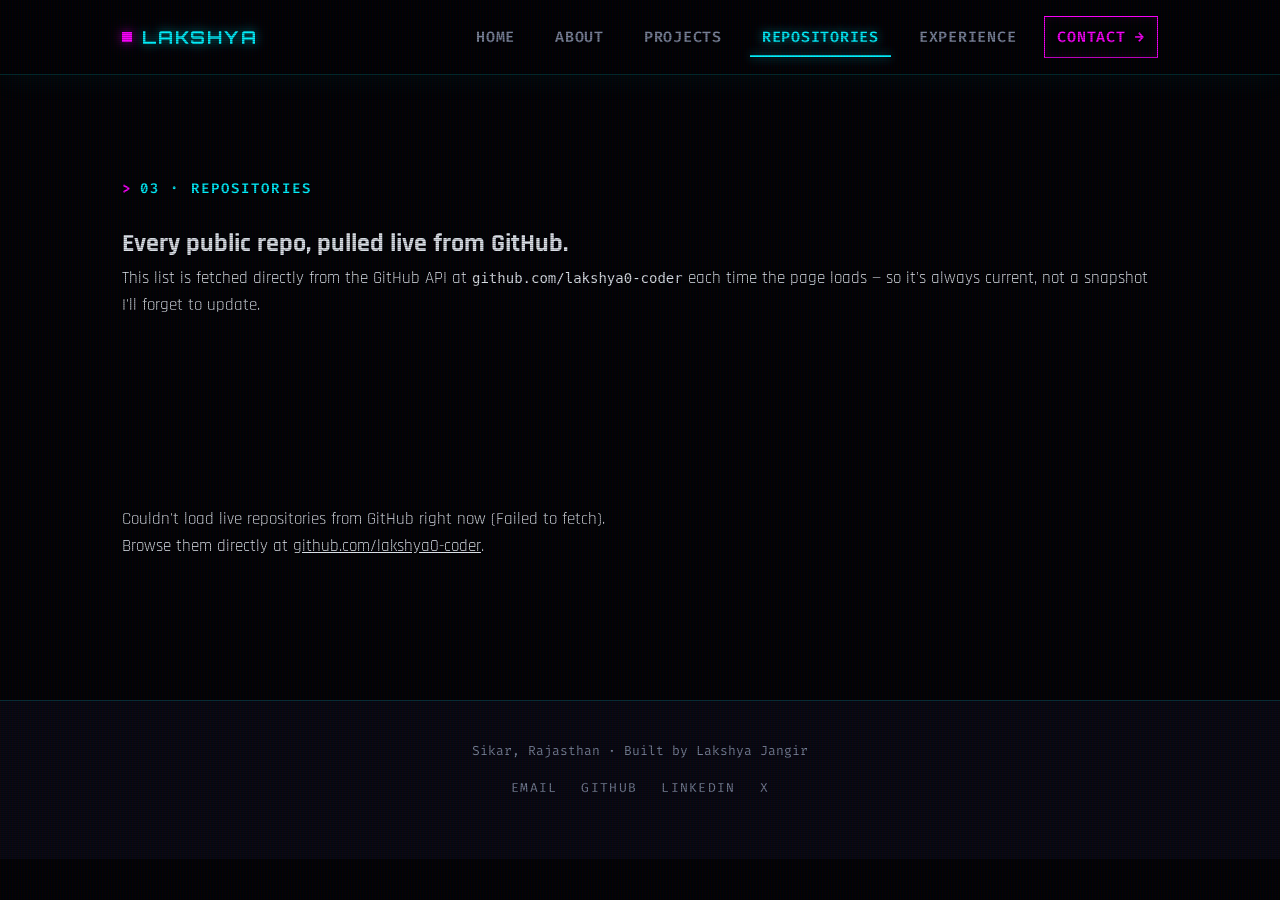
<file: files/site/repositories.html>
<!DOCTYPE html>
<html lang="en">
<head>
<meta charset="UTF-8">
<meta name="viewport" content="width=device-width, initial-scale=1.0">
<title>Repositories — Lakshya Jangir</title>
<link rel="stylesheet" href="css/style.css">
</head>
<body>
<div id="scroll-progress"></div>

<header>
  <nav>
    <a class="logo" href="index.html"><span class="dot"></span>lakshya</a>
    <div class="navlinks">
      <a href="index.html">Home</a>
      <a href="about.html">About</a>
      <a href="projects.html">Projects</a>
      <a href="repositories.html">Repositories</a>
      <a href="experience.html">Experience</a>
      <a href="contact.html" class="nav-cta">Contact →</a>
    </div>
    <button class="navtoggle" aria-label="Menu"><span></span><span></span><span></span></button>
  </nav>
</header>

<main>
  <section class="page-hero">
    <div class="wrap">
      <div class="eyebrow">03 · repositories</div>
      <h1>Every public repo, pulled live from GitHub.</h1>
      <p>This list is fetched directly from the GitHub API at <span style="font-family:'IBM Plex Mono',monospace; font-size:14px;">github.com/lakshya0-coder</span> each time the page loads — so it's always current, not a snapshot I'll forget to update.</p>
    </div>
  </section>

  <section style="padding-top:56px;">
    <div class="wrap">
      <div class="repo-toolbar sr">
        <div class="repo-filters" id="repo-filters"></div>
        <div class="repo-count" id="repo-count">loading…</div>
      </div>
      <div class="repo-grid" id="repo-grid"></div>
    </div>
  </section>
</main>

<footer>
  <div>Sikar, Rajasthan · Built by Lakshya Jangir</div>
  <div class="foot-links">
    <a href="mailto:lakshyajangir5656@gmail.com">Email</a>
    <a href="https://github.com/lakshya0-coder" target="_blank" rel="noopener">GitHub</a>
    <a href="https://www.linkedin.com/in/lakshya2800/" target="_blank" rel="noopener">LinkedIn</a>
    <a href="https://x.com/LakshyaJan44889" target="_blank" rel="noopener">X</a>
  </div>
</footer>

<button id="to-top" aria-label="Back to top">↑</button>
<script src="js/main.js"></script>
<script src="js/repos.js"></script>
</body>
</html>
</file>
<file: css/style.css>
/* ===================================================
   Lakshya Jangir — Portfolio
   Theme: "build.log" — a shipped-software pipeline
=================================================== */

@import url('https://fonts.googleapis.com/css2?family=Fraunces:opsz,wght@9..144,400;9..144,500;9..144,600;9..144,700&family=Inter:wght@400;500;600;700&family=IBM+Plex+Mono:wght@400;500;600&display=swap');

:root{
  --ink:#0D1310;
  --ink-2:#182019;
  --ink-3:#232D24;
  --paper:#F5F1E7;
  --paper-2:#EBE4D0;
  --paper-3:#E1D8BE;
  --amber:#E5A438;
  --amber-soft:rgba(229,164,56,0.14);
  --teal:#3E6B5C;
  --teal-soft:rgba(62,107,92,0.12);
  --rust:#C0603C;
  --rule:#D7CEB4;
  --muted:#6C6C5D;
  --muted-on-ink:#9CA69A;
  --ok:#5C8A6B;
  --radius:6px;
  --shadow:0 18px 40px -18px rgba(13,19,16,0.28);
}

*{box-sizing:border-box; margin:0; padding:0;}
html{scroll-behavior:smooth;}
@media (prefers-reduced-motion: reduce){
  html{scroll-behavior:auto;}
  *{animation-duration:0.01ms !important; animation-iteration-count:1 !important; transition-duration:0.01ms !important; scroll-behavior:auto !important;}
}

body{
  background:
    radial-gradient(1100px 520px at 85% -10%, rgba(229,164,56,0.09), transparent 60%),
    radial-gradient(900px 500px at -10% 10%, rgba(62,107,92,0.08), transparent 55%),
    var(--paper);
  color:var(--ink);
  font-family:'Inter', sans-serif;
  line-height:1.55;
  -webkit-font-smoothing:antialiased;
  overflow-x:hidden;
}
a{color:inherit;}
::selection{background:var(--amber); color:var(--ink);}
img{max-width:100%; display:block;}

.wrap{max-width:1080px; margin:0 auto; padding:0 28px;}

/* ---------- page load transition ---------- */
body{opacity:0; animation:pageIn 0.55s ease forwards;}
@keyframes pageIn{ to{opacity:1;} }
.reveal-up{opacity:0; transform:translateY(0);}

/* ---------- progress bar ---------- */
#scroll-progress{
  position:fixed; top:0; left:0; height:2px; width:0%;
  background:linear-gradient(90deg, var(--teal), var(--amber));
  z-index:200; transition:width 0.1s linear;
}

/* ---------- NAV ---------- */
header{
  position:sticky; top:0; z-index:100;
  background:rgba(245,241,231,0.86);
  backdrop-filter:blur(10px);
  border-bottom:1px solid var(--rule);
}
nav{
  display:flex; align-items:center; justify-content:space-between;
  padding:16px 28px; max-width:1080px; margin:0 auto;
}
.logo{
  font-family:'IBM Plex Mono', monospace;
  font-size:14px; font-weight:600;
  letter-spacing:0.01em;
  display:flex; align-items:center; gap:8px;
  text-decoration:none;
}
.logo .dot{
  width:8px; height:8px; border-radius:50%;
  background:var(--ok);
  box-shadow:0 0 0 3px rgba(92,138,107,0.18);
  animation:pulse 2.4s ease-in-out infinite;
  flex-shrink:0;
}
@keyframes pulse{
  0%,100%{box-shadow:0 0 0 3px rgba(92,138,107,0.18);}
  50%{box-shadow:0 0 0 6px rgba(92,138,107,0.06);}
}
.navlinks{display:flex; align-items:center; gap:8px; font-size:13.5px; font-weight:500;}
.navlinks a{
  text-decoration:none; color:var(--muted);
  padding:8px 12px; border-radius:100px;
  position:relative;
  transition:color 0.2s ease, background 0.2s ease;
}
.navlinks a:hover, .navlinks a:focus-visible{color:var(--ink); background:var(--paper-2);}
.navlinks a.active{color:var(--ink); background:var(--amber-soft); font-weight:600;}
.navlinks a.active::after{
  content:''; position:absolute; left:12px; right:12px; bottom:3px;
  height:2px; background:var(--amber); border-radius:2px;
}
.nav-cta{
  font-family:'IBM Plex Mono', monospace; font-size:12.5px;
  background:var(--ink); color:var(--paper);
  padding:9px 16px; border-radius:100px; text-decoration:none;
  transition:transform 0.18s ease, background 0.18s ease;
}
.nav-cta:hover{background:var(--ink-2); transform:translateY(-1px);}
.navtoggle{display:none;}
@media(max-width:760px){
  .navlinks{display:none;}
  .navtoggle{
    display:flex; flex-direction:column; gap:4px;
    background:none; border:none; cursor:pointer; padding:6px;
  }
  .navtoggle span{width:20px; height:2px; background:var(--ink); border-radius:2px;}
  .navlinks.open{
    display:flex; flex-direction:column;
    position:absolute; top:64px; left:0; right:0;
    background:var(--paper); border-bottom:1px solid var(--rule);
    padding:12px 28px 20px; gap:4px;
  }
  .navlinks.open a{padding:12px 14px;}
}

/* ---------- BUTTONS ---------- */
.btn{
  font-family:'IBM Plex Mono', monospace;
  font-size:13.5px; font-weight:500;
  padding:12px 20px;
  border-radius:4px;
  text-decoration:none;
  display:inline-flex; align-items:center; gap:8px;
  position:relative; overflow:hidden;
  transition:transform 0.18s ease, box-shadow 0.18s ease, border-color 0.18s ease;
  cursor:pointer; border:none;
}
.btn:active{transform:translateY(1px) scale(0.98);}
.btn-primary{
  background:var(--ink); color:var(--paper);
  border:1px solid var(--ink);
}
.btn-primary:hover{box-shadow:var(--shadow); transform:translateY(-2px);}
.btn-primary::before{
  content:''; position:absolute; inset:0;
  background:linear-gradient(120deg, transparent, rgba(229,164,56,0.35), transparent);
  transform:translateX(-120%);
  transition:transform 0.6s ease;
}
.btn-primary:hover::before{transform:translateX(120%);}
.btn-ghost{
  border:1px solid var(--rule); color:var(--ink); background:transparent;
}
.btn-ghost:hover{border-color:var(--teal); color:var(--teal); transform:translateY(-2px);}
.btn-amber{
  background:var(--amber); color:var(--ink); border:1px solid var(--amber);
}
.btn-amber:hover{transform:translateY(-2px); box-shadow:var(--shadow);}

/* ---------- SECTION HEADERS ---------- */
section{padding:80px 0;}
.section-head{
  display:flex; align-items:baseline; gap:16px;
  margin-bottom:44px;
  border-bottom:1px solid var(--rule);
  padding-bottom:18px;
}
.section-tag{
  font-family:'IBM Plex Mono', monospace;
  font-size:12px; color:var(--muted);
  letter-spacing:0.06em;
}
.section-title{
  font-family:'Fraunces', serif;
  font-size:clamp(26px, 3.4vw, 36px);
  font-weight:600;
}
.eyebrow{
  font-family:'IBM Plex Mono', monospace;
  font-size:12.5px; letter-spacing:0.08em; text-transform:uppercase;
  color:var(--teal); font-weight:600;
  display:inline-flex; align-items:center; gap:8px;
  margin-bottom:20px;
}
.eyebrow::before{content:'$'; color:var(--amber);}

/* ---------- scroll reveal ---------- */
.sr{opacity:0; transform:translateY(22px); transition:opacity 0.7s ease, transform 0.7s ease;}
.sr.in{opacity:1; transform:translateY(0);}
.sr-delay-1{transition-delay:0.08s;}
.sr-delay-2{transition-delay:0.16s;}
.sr-delay-3{transition-delay:0.24s;}
.sr-delay-4{transition-delay:0.32s;}

/* ---------- PAGE HERO (sub-pages) ---------- */
.page-hero{padding:68px 0 40px; border-bottom:1px solid var(--rule);}
.page-hero .eyebrow{margin-bottom:14px;}
.page-hero h1{
  font-family:'Fraunces', serif; font-weight:600;
  font-size:clamp(34px, 5.2vw, 54px); line-height:1.05; letter-spacing:-0.01em;
  max-width:18ch;
}
.page-hero p{max-width:56ch; margin-top:18px; font-size:16px; color:#2b322a;}

/* ---------- PIPELINE (signature element) ---------- */
.pipeline{
  border:1px solid var(--rule);
  border-radius:8px;
  background:var(--ink);
  color:var(--paper);
  overflow:hidden;
  box-shadow:var(--shadow);
}
.pipeline-head{
  display:flex; align-items:center; justify-content:space-between;
  padding:10px 16px;
  border-bottom:1px solid rgba(255,255,255,0.1);
  font-family:'IBM Plex Mono', monospace;
  font-size:11.5px;
  color:var(--muted-on-ink);
}
.pipeline-head .lights{display:flex; gap:6px;}
.pipeline-head .lights span{width:8px; height:8px; border-radius:50%; background:rgba(255,255,255,0.15);}
.pipeline-stages{display:grid; grid-template-columns:repeat(5, 1fr);}
.stage{
  padding:18px 16px;
  border-right:1px solid rgba(255,255,255,0.08);
  font-family:'IBM Plex Mono', monospace;
  opacity:0; transform:translateY(6px);
  animation:stageIn 0.5s ease forwards;
  cursor:default;
  transition:background 0.2s ease;
}
.stage:hover{background:rgba(255,255,255,0.04);}
.stage:last-child{border-right:none;}
.stage:nth-child(1){animation-delay:0.15s;}
.stage:nth-child(2){animation-delay:0.42s;}
.stage:nth-child(3){animation-delay:0.69s;}
.stage:nth-child(4){animation-delay:0.96s;}
.stage:nth-child(5){animation-delay:1.23s;}
@keyframes stageIn{ to{opacity:1; transform:translateY(0);} }
.stage .num{font-size:10px; color:var(--muted-on-ink); letter-spacing:0.08em;}
.stage .name{font-size:13px; margin-top:6px; font-weight:600;}
.stage .status{font-size:10.5px; margin-top:10px; color:var(--ok); display:flex; align-items:center; gap:5px;}
.stage .status::before{content:'✓';}
@media(max-width:760px){
  .pipeline-stages{grid-template-columns:1fr 1fr;}
  .stage{border-bottom:1px solid rgba(255,255,255,0.08);}
  .stage:nth-child(2n){border-right:none;}
}

/* ---------- CARDS: projects & repos ---------- */
.card-grid{display:grid; grid-template-columns:1fr; gap:18px;}
.card{
  border:1px solid var(--rule);
  border-radius:8px;
  padding:30px;
  background:var(--paper-2);
  transition:border-color 0.25s ease, transform 0.25s ease, box-shadow 0.25s ease;
  position:relative;
}
.card:hover{border-color:var(--teal); transform:translateY(-4px); box-shadow:var(--shadow);}
.card-top{display:flex; justify-content:space-between; align-items:flex-start; gap:20px; flex-wrap:wrap;}
.card-title{font-family:'Fraunces', serif; font-size:23px; font-weight:600;}
.card-title a{text-decoration:none; border-bottom:1px solid transparent; transition:border-color 0.2s ease;}
.card-title a:hover{border-bottom-color:var(--ink);}
.card-stack{font-family:'IBM Plex Mono', monospace; font-size:11.5px; color:var(--teal); text-align:right;}
.card-desc{margin-top:14px; max-width:64ch; color:#2b322a; font-size:15px;}
.card-desc ul{margin-top:10px; padding-left:18px;}
.card-desc li{margin-bottom:6px;}
.chips{margin-top:20px; display:flex; gap:6px; flex-wrap:wrap;}
.chip{
  font-family:'IBM Plex Mono', monospace; font-size:10.5px; padding:4px 10px;
  border-radius:100px; background:var(--paper); border:1px solid var(--rule); color:var(--muted);
}
.chip.done{color:var(--ok); border-color:rgba(92,138,107,0.4);}

/* ---------- repo cards (live GitHub) ---------- */
.repo-toolbar{
  display:flex; align-items:center; justify-content:space-between; gap:16px;
  margin-bottom:28px; flex-wrap:wrap;
}
.repo-filters{display:flex; gap:8px; flex-wrap:wrap;}
.filter-btn{
  font-family:'IBM Plex Mono', monospace; font-size:12px;
  padding:7px 14px; border-radius:100px; border:1px solid var(--rule);
  background:var(--paper); color:var(--muted); cursor:pointer;
  transition:all 0.2s ease;
}
.filter-btn:hover{border-color:var(--teal); color:var(--teal);}
.filter-btn.active{background:var(--ink); color:var(--paper); border-color:var(--ink);}
.repo-count{font-family:'IBM Plex Mono', monospace; font-size:12px; color:var(--muted);}
.repo-grid{display:grid; grid-template-columns:repeat(2, 1fr); gap:16px;}
@media(max-width:700px){ .repo-grid{grid-template-columns:1fr;} }
.repo-card{
  border:1px solid var(--rule); border-radius:8px; padding:22px;
  background:var(--paper-2);
  opacity:0; transform:translateY(14px);
  animation:cardIn 0.5s ease forwards;
  transition:border-color 0.2s ease, transform 0.2s ease;
  text-decoration:none; color:var(--ink); display:block;
}
.repo-card:hover{border-color:var(--amber); transform:translateY(-3px);}
@keyframes cardIn{ to{opacity:1; transform:translateY(0);} }
.repo-card-top{display:flex; align-items:center; justify-content:space-between; gap:10px;}
.repo-card-name{font-family:'IBM Plex Mono', monospace; font-weight:600; font-size:14.5px; word-break:break-word;}
.repo-arrow{color:var(--muted); transition:transform 0.2s ease;}
.repo-card:hover .repo-arrow{transform:translate(3px,-3px); color:var(--amber);}
.repo-card-desc{margin-top:10px; font-size:13.5px; color:var(--muted); min-height:20px;}
.repo-card-meta{
  margin-top:16px; display:flex; align-items:center; gap:14px;
  font-family:'IBM Plex Mono', monospace; font-size:11.5px; color:var(--muted);
}
.lang-dot{width:8px; height:8px; border-radius:50%; display:inline-block; margin-right:5px;}
.repo-skel{
  border:1px solid var(--rule); border-radius:8px; height:118px;
  background:linear-gradient(100deg, var(--paper-2) 30%, var(--paper-3) 50%, var(--paper-2) 70%);
  background-size:200% 100%;
  animation:shimmer 1.4s ease-in-out infinite;
}
@keyframes shimmer{ 0%{background-position:200% 0;} 100%{background-position:-200% 0;} }
.repo-error{
  font-family:'IBM Plex Mono', monospace; font-size:13px; color:var(--rust);
  border:1px dashed var(--rust); border-radius:8px; padding:20px; grid-column:1/-1;
}

/* ---------- ABOUT facts ---------- */
.about-grid{display:grid; grid-template-columns:1.3fr 1fr; gap:56px;}
.about-grid p{margin-bottom:16px; font-size:16px; color:#2b322a;}
.about-grid p:last-child{margin-bottom:0;}
.facts{font-family:'IBM Plex Mono', monospace; font-size:13px;}
.facts dt{color:var(--muted); margin-top:16px;}
.facts dt:first-child{margin-top:0;}
.facts dd{color:var(--ink); font-weight:600; margin-top:2px;}
@media(max-width:760px){ .about-grid{grid-template-columns:1fr;} }

/* ---------- timeline (experience) ---------- */
.timeline{position:relative; padding-left:28px;}
.timeline::before{
  content:''; position:absolute; left:5px; top:6px; bottom:6px; width:1px;
  background:var(--rule);
}
.exp-item{position:relative; padding-bottom:40px;}
.exp-item:last-child{padding-bottom:0;}
.exp-item::before{
  content:''; position:absolute; left:-28px; top:4px;
  width:11px; height:11px; border-radius:50%;
  background:var(--paper); border:2px solid var(--teal);
}
.exp-date{font-family:'IBM Plex Mono', monospace; font-size:12.5px; color:var(--muted); margin-bottom:6px;}
.exp-role{font-weight:700; font-size:17px;}
.exp-org{color:var(--teal); font-size:14px; margin-top:2px; font-weight:500;}
.exp-list{margin-top:12px; padding-left:18px; color:#2b322a; font-size:14.5px;}
.exp-list li{margin-bottom:6px;}

/* ---------- skills ---------- */
.skills-grid{
  display:grid; grid-template-columns:repeat(4, 1fr); gap:1px;
  background:var(--rule); border:1px solid var(--rule); border-radius:8px; overflow:hidden;
}
.skill-col{background:var(--paper); padding:22px; transition:background 0.2s ease;}
.skill-col:hover{background:var(--paper-2);}
.skill-col h3{
  font-family:'IBM Plex Mono', monospace; font-size:11.5px; text-transform:uppercase;
  letter-spacing:0.06em; color:var(--muted); margin-bottom:12px;
}
.skill-col ul{list-style:none; font-size:14.5px;}
.skill-col li{padding:4px 0; position:relative; padding-left:14px;}
.skill-col li::before{content:'—'; position:absolute; left:0; color:var(--amber);}
@media(max-width:760px){ .skills-grid{grid-template-columns:1fr 1fr;} }
@media(max-width:480px){ .skills-grid{grid-template-columns:1fr;} }

/* ---------- contact ---------- */
.contact-box{
  background:var(--ink); color:var(--paper); border-radius:12px; padding:56px 40px; text-align:center;
  position:relative; overflow:hidden;
}
.contact-box::before{
  content:''; position:absolute; inset:0;
  background:radial-gradient(500px 260px at 20% 0%, rgba(229,164,56,0.14), transparent 60%);
  pointer-events:none;
}
.contact-box h2{font-family:'Fraunces', serif; font-weight:600; font-size:clamp(28px, 4vw, 42px); max-width:18ch; margin:0 auto;}
.contact-box p{color:var(--muted-on-ink); margin-top:14px; font-size:15px;}
.contact-links{display:flex; justify-content:center; gap:14px; margin-top:32px; flex-wrap:wrap;}
.contact-links a{
  font-family:'IBM Plex Mono', monospace; font-size:13.5px;
  padding:11px 18px; border:1px solid rgba(255,255,255,0.2);
  border-radius:100px; text-decoration:none;
  transition:border-color 0.2s ease, background 0.2s ease, transform 0.2s ease;
  display:inline-flex; align-items:center; gap:7px;
}
.contact-links a:hover{border-color:var(--amber); background:rgba(229,164,56,0.08); transform:translateY(-2px);}

/* ---------- contact form ---------- */
.form-grid{display:grid; gap:16px; max-width:560px; margin:0 auto;}
.field{text-align:left;}
.field label{font-family:'IBM Plex Mono', monospace; font-size:11.5px; color:var(--muted-on-ink); display:block; margin-bottom:6px;}
.field input, .field textarea{
  width:100%; background:rgba(255,255,255,0.06); border:1px solid rgba(255,255,255,0.16);
  border-radius:5px; padding:11px 13px; color:var(--paper); font-family:'Inter',sans-serif; font-size:14px;
  transition:border-color 0.2s ease, background 0.2s ease;
}
.field input:focus, .field textarea:focus{outline:none; border-color:var(--amber); background:rgba(255,255,255,0.09);}
.field textarea{resize:vertical; min-height:90px;}
.form-note{font-family:'IBM Plex Mono', monospace; font-size:11.5px; color:var(--muted-on-ink); margin-top:14px;}

/* ---------- footer ---------- */
footer{
  padding:36px 0 48px; text-align:center;
  font-family:'IBM Plex Mono', monospace; font-size:12px; color:var(--muted);
  border-top:1px solid var(--rule); margin-top:20px;
}
footer .foot-links{display:flex; justify-content:center; gap:16px; margin-top:10px; flex-wrap:wrap;}
footer a{text-decoration:none; transition:color 0.2s ease;}
footer a:hover{color:var(--teal);}

/* ---------- back to top ---------- */
#to-top{
  position:fixed; right:22px; bottom:22px; z-index:80;
  width:42px; height:42px; border-radius:50%;
  background:var(--ink); color:var(--paper); border:none; cursor:pointer;
  display:flex; align-items:center; justify-content:center;
  opacity:0; pointer-events:none; transform:translateY(10px);
  transition:opacity 0.25s ease, transform 0.25s ease, background 0.2s ease;
  box-shadow:var(--shadow);
}
#to-top.show{opacity:1; pointer-events:auto; transform:translateY(0);}
#to-top:hover{background:var(--ink-2);}

:focus-visible{outline:2px solid var(--amber); outline-offset:2px;}
</file>
<file: files/site/css/style.css>
/* ===================================================
   Lakshya Jangir — Portfolio
   Theme: "Neon Logic" — High-tech, Cyberpunk
=================================================== */

@import url('https://fonts.googleapis.com/css2?family=Orbitron:wght@400;500;700;900&family=Rajdhani:wght@400;500;600;700&family=Fira+Code:wght@400;500;600&display=swap');

:root{
  --bg-main: #020205;
  --bg-elevated: #080812;
  --bg-soft: #0c0c1a;
  --text-main: #e0e6ed;
  --text-muted: #7a849b;
  --neon-cyan: #00f3ff;
  --neon-pink: #ff00ff;
  --neon-purple: #b026ff;
  --neon-green: #00ff66;
  --rule: rgba(0, 243, 255, 0.15);
  --shadow-cyan: 0 0 10px rgba(0,243,255,0.5), 0 0 20px rgba(0,243,255,0.3);
  --shadow-pink: 0 0 10px rgba(255,0,255,0.5), 0 0 20px rgba(255,0,255,0.3);
  
  --font-display: 'Orbitron', sans-serif;
  --font-body: 'Rajdhani', sans-serif;
  --font-mono: 'Fira Code', monospace;
}

*{box-sizing:border-box; margin:0; padding:0;}
html{scroll-behavior:smooth;}
@media (prefers-reduced-motion: reduce){
  html{scroll-behavior:auto;}
  *{animation-duration:0.01ms !important; animation-iteration-count:1 !important; transition-duration:0.01ms !important; scroll-behavior:auto !important;}
}

body{
  background-color: var(--bg-main);
  color: var(--text-main);
  font-family: var(--font-body);
  line-height: 1.6;
  -webkit-font-smoothing: antialiased;
  overflow-x: hidden;
  font-size: 17px;
}

/* Scanlines */
body::after {
  content: " ";
  display: block;
  position: fixed;
  top: 0;
  left: 0;
  bottom: 0;
  right: 0;
  background: linear-gradient(rgba(18, 16, 16, 0) 50%, rgba(0, 0, 0, 0.25) 50%), linear-gradient(90deg, rgba(255, 0, 0, 0.06), rgba(0, 255, 0, 0.02), rgba(0, 0, 255, 0.06));
  z-index: 999;
  background-size: 100% 2px, 3px 100%;
  pointer-events: none;
  animation: scanlines-anim 10s linear infinite;
}
@keyframes scanlines-anim {
  0% { background-position: 0 0, 0 0; }
  100% { background-position: 0 100%, 0 0; }
}

a{color:inherit;}
::selection{background:var(--neon-pink); color:#fff;}
img{max-width:100%; display:block;}

.wrap{max-width:1100px; margin:0 auto; padding:0 32px; position:relative; z-index:2;}

/* ---------- progress bar ---------- */
#scroll-progress{
  position:fixed; top:0; left:0; height:3px; width:0%;
  background:linear-gradient(90deg, var(--neon-purple), var(--neon-cyan));
  z-index:200; transition:width 0.1s linear;
  box-shadow: var(--shadow-cyan);
}

/* ---------- NAV ---------- */
header{
  position:sticky; top:0; z-index:100;
  background:rgba(2, 2, 5, 0.85);
  backdrop-filter:blur(10px);
  border-bottom:1px solid var(--rule);
  box-shadow: 0 4px 30px rgba(0,243,255,0.05);
}
nav{
  display:flex; align-items:center; justify-content:space-between;
  padding:16px 32px; max-width:1100px; margin:0 auto;
}
.logo{
  font-family: var(--font-display);
  font-size: 18px; font-weight:700;
  letter-spacing: 0.1em;
  display:flex; align-items:center; gap:10px;
  text-decoration:none;
  color: var(--neon-cyan);
  text-shadow: var(--shadow-cyan);
  text-transform: uppercase;
}
.logo .dot{
  width:10px; height:10px; background:var(--neon-pink);
  box-shadow: var(--shadow-pink);
  animation: pulse-neon 2s infinite alternate;
}
@keyframes pulse-neon {
  0% { box-shadow: 0 0 5px var(--neon-pink); }
  100% { box-shadow: 0 0 15px var(--neon-pink), 0 0 25px var(--neon-pink); }
}

.navlinks{display:flex; align-items:center; gap:16px; font-size:15px; font-weight:600; font-family:var(--font-mono);}
.navlinks a{
  text-decoration:none; color:var(--text-muted);
  padding:8px 12px;
  position:relative;
  transition:all 0.3s ease;
  text-transform: uppercase;
  letter-spacing: 0.05em;
}
.navlinks a:hover, .navlinks a:focus-visible{
  color:var(--neon-cyan);
  text-shadow: 0 0 8px rgba(0,243,255,0.6);
}
.navlinks a.active{color:var(--neon-cyan); text-shadow: var(--shadow-cyan);}
.navlinks a.active::after{
  content:''; position:absolute; left:0; right:0; bottom:0;
  height:2px; background:var(--neon-cyan);
  box-shadow: var(--shadow-cyan);
}
.nav-cta{
  border: 1px solid var(--neon-pink);
  color: var(--neon-pink) !important;
  box-shadow: inset 0 0 10px rgba(255,0,255,0.1);
}
.nav-cta:hover{
  background: var(--neon-pink);
  color: #fff !important;
  box-shadow: 0 0 15px var(--neon-pink) !important;
}

.navtoggle{display:none;}
@media(max-width:760px){
  .navlinks{display:none;}
  .navtoggle{
    display:flex; flex-direction:column; gap:5px;
    background:none; border:none; cursor:pointer; padding:6px;
  }
  .navtoggle span{width:24px; height:2px; background:var(--neon-cyan); box-shadow:var(--shadow-cyan);}
  .navlinks.open{
    display:flex; flex-direction:column;
    position:absolute; top:65px; left:0; right:0;
    background:rgba(8, 8, 18, 0.95); border-bottom:1px solid var(--neon-cyan);
    padding:20px 32px; gap:10px;
  }
}

/* ---------- BUTTONS ---------- */
.btn{
  font-family: var(--font-mono);
  font-size: 14px; font-weight:600; text-transform: uppercase;
  padding:14px 24px;
  text-decoration:none;
  display:inline-flex; align-items:center; gap:10px;
  position:relative; overflow:hidden;
  transition:all 0.3s ease;
  cursor:pointer; border:none;
  letter-spacing: 0.1em;
  background: transparent;
  z-index: 1;
}
.btn::before {
  content: ''; position: absolute; top: 0; left: 0; width: 0; height: 100%;
  transition: all 0.3s ease; z-index: -1;
}
.btn-primary{
  border: 1px solid var(--neon-cyan);
  color: var(--neon-cyan);
  box-shadow: 0 0 10px rgba(0,243,255,0.2);
}
.btn-primary::before { background: var(--neon-cyan); }
.btn-primary:hover { color: var(--bg-main); box-shadow: var(--shadow-cyan); }
.btn-primary:hover::before { width: 100%; }

.btn-ghost{
  border: 1px solid var(--rule); color: var(--text-main);
}
.btn-ghost:hover{ border-color: var(--neon-purple); color: var(--neon-purple); text-shadow: 0 0 8px var(--neon-purple); }

.btn-amber{ /* Now Pink */
  border: 1px solid var(--neon-pink);
  color: var(--neon-pink);
}
.btn-amber::before { background: var(--neon-pink); }
.btn-amber:hover { color: #fff; box-shadow: var(--shadow-pink); }
.btn-amber:hover::before { width: 100%; }

/* ---------- SECTION HEADERS ---------- */
section{padding:100px 0; position:relative;}
.section-head{
  display:flex; align-items:baseline; gap:20px;
  margin-bottom:50px;
  border-bottom:1px solid var(--rule);
  padding-bottom:15px;
}
.section-tag{
  font-family: var(--font-mono);
  font-size: 14px; color:var(--neon-purple);
  letter-spacing: 0.1em;
}
.section-title{
  font-family: var(--font-display);
  font-size: clamp(28px, 4vw, 42px);
  font-weight: 700;
  text-transform: uppercase;
  color: var(--text-main);
  text-shadow: 0 0 10px rgba(255,255,255,0.2);
}

.eyebrow{
  font-family: var(--font-mono);
  font-size: 14px; letter-spacing: 0.15em; text-transform: uppercase;
  color: var(--neon-cyan); font-weight:600;
  display:inline-flex; align-items:center; gap:8px;
  margin-bottom:24px;
}
.eyebrow::before{content:'>'; color:var(--neon-pink); font-weight: 900;}

/* ---------- scroll reveal ---------- */
.sr{opacity:0; transform:translateY(30px); transition:opacity 0.8s ease, transform 0.8s ease;}
.sr.in{opacity:1; transform:translateY(0);}
.sr-delay-1{transition-delay:0.1s;}
.sr-delay-2{transition-delay:0.2s;}
.sr-delay-3{transition-delay:0.3s;}

/* ---------- HERO ---------- */
.hero {
  position: relative;
  min-height: 100vh;
  display: flex;
  align-items: center;
  padding: 88px 0 64px;
  overflow: hidden;
}

.video-bg {
  position: absolute;
  top: 0; left: 0; width: 100%; height: 100%;
  object-fit: cover;
  z-index: 0;
  opacity: 0.4;
  filter: contrast(1.2) saturate(1.2);
  mix-blend-mode: screen;
}

.hero-overlay {
  position: absolute;
  top: 0; left: 0; width: 100%; height: 100%;
  background: linear-gradient(to right, var(--bg-main) 0%, transparent 80%);
  z-index: 1;
}

.hero .wrap {
  text-align: left;
  margin-left: 0; /* Align the container to the left of the page */
  max-width: 800px;
}

.hero h1 {
  font-family: var(--font-body); font-weight: 700;
  font-size: clamp(38px, 6vw, 72px); line-height: 1.05; letter-spacing: -0.01em;
  max-width: 15ch;
  color: #ffffff;
  margin-bottom: 24px;
}
.hero h1 em {
  font-style: italic;
  font-weight: 400;
  color: var(--neon-cyan);
  text-shadow: none;
}
.hero-sub {
  font-family: var(--font-mono);
  max-width: 55ch; font-size: 16px; color: var(--text-muted);
  background: rgba(8, 8, 18, 0.6);
  padding: 20px; border-left: 2px solid var(--neon-cyan);
  backdrop-filter: blur(5px);
}

.hero-actions {
  display:flex; gap:16px; margin-top:40px; flex-wrap:wrap;
}

/* ---------- PIPELINE ---------- */
.pipeline{
  border:1px solid var(--neon-cyan);
  background: rgba(8, 8, 18, 0.7);
  box-shadow: 0 0 20px rgba(0,243,255,0.05);
  backdrop-filter: blur(10px);
}
.pipeline-head{
  display:flex; align-items:center; justify-content:space-between;
  padding:12px 20px;
  border-bottom:1px solid var(--rule);
  font-family: var(--font-mono); font-size: 12px; color: var(--neon-cyan);
  text-transform: uppercase; letter-spacing: 0.1em;
}
.pipeline-head .lights{display:flex; gap:8px;}
.pipeline-head .lights span{width:8px; height:8px; border-radius:0; background:var(--rule);}
.pipeline-head .lights span:nth-child(1){background: var(--neon-pink);}
.pipeline-stages{display:grid; grid-template-columns:repeat(5, 1fr);}
.stage{
  padding:24px 20px;
  border-right:1px solid var(--rule);
  font-family: var(--font-mono);
  transition:all 0.3s ease;
  position: relative;
  overflow: hidden;
}
.stage:hover{background:rgba(0,243,255,0.05);}
.stage::before {
  content: ''; position: absolute; bottom: 0; left: 0; width: 100%; height: 2px;
  background: var(--neon-cyan); transform: scaleX(0); transform-origin: left; transition: transform 0.3s;
}
.stage:hover::before { transform: scaleX(1); }
.stage:last-child{border-right:none;}
.stage .num{font-size:11px; color:var(--text-muted); letter-spacing:0.1em;}
.stage .name{font-size:15px; margin-top:8px; font-weight:600; color: #fff;}
.stage .status{font-size:11px; margin-top:12px; color:var(--neon-green); display:flex; align-items:center; gap:6px;}
.stage .status::before{content:'>'; font-weight:bold;}

@media(max-width:760px){
  .pipeline-stages{grid-template-columns:1fr;}
  .stage{border-right:none; border-bottom:1px solid var(--rule);}
}

/* ---------- CARDS ---------- */
.card-grid{display:grid; grid-template-columns:1fr; gap:24px;}
.card{
  border:1px solid var(--rule);
  padding:40px;
  background: linear-gradient(135deg, rgba(8,8,18,0.8), rgba(2,2,5,0.9));
  transition:all 0.3s ease;
  position:relative;
  overflow: hidden;
}
.card::after {
  content: ''; position: absolute; top: 0; right: 0; width: 30px; height: 30px;
  background: linear-gradient(to bottom left, var(--rule) 50%, transparent 50%);
}
.card:hover{
  border-color:var(--neon-cyan);
  box-shadow: 0 0 30px rgba(0,243,255,0.1);
  transform: translateY(-5px);
}
.card-top{display:flex; justify-content:space-between; align-items:flex-start; gap:20px; flex-wrap:wrap;}
.card-title{font-family: var(--font-display); font-size:26px; font-weight:700; text-transform:uppercase;}
.card-title a{text-decoration:none; transition:color 0.2s ease;}
.card-title a:hover{color:var(--neon-cyan); text-shadow: var(--shadow-cyan);}
.card-stack{font-family:var(--font-mono); font-size:12px; color:var(--neon-purple); text-align:right;}
.card-desc{margin-top:20px; max-width:65ch; color:var(--text-main); font-size:16px;}
.card-desc ul{margin-top:12px; padding-left:20px;}
.card-desc li{margin-bottom:8px;}
.card-desc li::marker { color: var(--neon-cyan); }
.chips{margin-top:24px; display:flex; gap:10px; flex-wrap:wrap;}
.chip{
  font-family:var(--font-mono); font-size:11px; padding:6px 12px;
  background: rgba(0,243,255,0.05); border:1px solid var(--rule); color:var(--text-muted);
  text-transform: uppercase; letter-spacing: 0.05em;
}
.chip.done{color:var(--neon-cyan); border-color:rgba(0,243,255,0.3);}

/* ---------- repo cards ---------- */
.repo-toolbar{
  display:flex; align-items:center; justify-content:space-between; gap:16px;
  margin-bottom:30px; flex-wrap:wrap;
}
.repo-filters{display:flex; gap:10px; flex-wrap:wrap;}
.filter-btn{
  font-family:var(--font-mono); font-size:12px; text-transform: uppercase;
  padding:8px 16px; border:1px solid var(--rule);
  background:transparent; color:var(--text-muted); cursor:pointer;
  transition:all 0.2s ease;
}
.filter-btn:hover{border-color:var(--neon-cyan); color:var(--neon-cyan);}
.filter-btn.active{background:var(--neon-cyan); color:var(--bg-main); border-color:var(--neon-cyan); font-weight: 600;}
.repo-count{font-family:var(--font-mono); font-size:13px; color:var(--neon-purple);}
.repo-grid{display:grid; grid-template-columns:repeat(2, 1fr); gap:20px;}
@media(max-width:700px){ .repo-grid{grid-template-columns:1fr;} }
.repo-card{
  border:1px solid var(--rule); padding:24px;
  background: rgba(8,8,18,0.6);
  opacity:0; transform:translateY(14px);
  animation:cardIn 0.5s ease forwards;
  transition:all 0.2s ease;
  text-decoration:none; color:var(--text-main); display:block;
  position: relative;
}
.repo-card:hover{
  border-color:var(--neon-pink);
  box-shadow: 0 0 15px rgba(255,0,255,0.15);
  transform: translateY(-3px);
}
@keyframes cardIn{ to{opacity:1; transform:translateY(0);} }
.repo-card-top{display:flex; align-items:center; justify-content:space-between; gap:10px;}
.repo-card-name{font-family:var(--font-mono); font-weight:600; font-size:16px; word-break:break-word; color: #fff;}
.repo-arrow{color:var(--rule); transition:all 0.2s ease; font-family: var(--font-mono);}
.repo-card:hover .repo-arrow{transform:translate(3px,-3px); color:var(--neon-pink);}
.repo-card-desc{margin-top:12px; font-size:14px; color:var(--text-muted); min-height:20px;}
.repo-card-meta{
  margin-top:20px; display:flex; align-items:center; gap:16px;
  font-family:var(--font-mono); font-size:12px; color:var(--text-muted);
}
.lang-dot{width:8px; height:8px; display:inline-block; margin-right:6px;}
.repo-skel{
  border:1px solid var(--rule); height:130px;
  background:linear-gradient(90deg, rgba(8,8,18,0.6) 25%, rgba(12,12,26,0.8) 50%, rgba(8,8,18,0.6) 75%);
  background-size:200% 100%;
  animation:shimmer 1.5s ease-in-out infinite;
}
@keyframes shimmer{ 0%{background-position:200% 0;} 100%{background-position:-200% 0;} }

/* ---------- ABOUT facts ---------- */
.about-grid{display:grid; grid-template-columns:1.4fr 1fr; gap:60px;}
.about-grid p{margin-bottom:20px; font-size:17px; color:var(--text-main);}
.facts{
  font-family:var(--font-mono); font-size:14px;
  background: rgba(8,8,18,0.6); padding: 30px; border: 1px solid var(--rule);
}
.facts dt{color:var(--neon-purple); margin-top:20px; text-transform: uppercase; letter-spacing: 0.05em;}
.facts dt:first-child{margin-top:0;}
.facts dd{color:#fff; font-weight:600; margin-top:4px;}
@media(max-width:760px){ .about-grid{grid-template-columns:1fr;} }

/* ---------- timeline (experience) ---------- */
.timeline{position:relative; padding-left:30px;}
.timeline::before{
  content:''; position:absolute; left:6px; top:6px; bottom:6px; width:1px;
  background:var(--rule);
}
.exp-item{position:relative; padding-bottom:50px;}
.exp-item:last-child{padding-bottom:0;}
.exp-item::before{
  content:''; position:absolute; left:-29px; top:4px;
  width:12px; height:12px;
  background:var(--bg-main); border:2px solid var(--neon-cyan);
  box-shadow: 0 0 10px var(--neon-cyan);
}
.exp-date{font-family:var(--font-mono); font-size:13px; color:var(--neon-purple); margin-bottom:8px; text-transform: uppercase;}
.exp-role{font-family:var(--font-display); font-weight:700; font-size:22px; color: #fff;}
.exp-org{color:var(--text-muted); font-size:15px; margin-top:4px; font-family: var(--font-mono);}
.exp-list{margin-top:16px; padding-left:20px; color:var(--text-main); font-size:15px;}
.exp-list li{margin-bottom:8px;}
.exp-list li::marker { content: '> '; color: var(--neon-cyan); font-family: var(--font-mono); }

/* ---------- skills ---------- */
.skills-grid{
  display:grid; grid-template-columns:repeat(4, 1fr); gap:1px;
  background:var(--rule); border:1px solid var(--rule);
}
.skill-col{background:rgba(8,8,18,0.8); padding:30px; transition:all 0.3s ease;}
.skill-col:hover{background:rgba(12,12,26,0.9); box-shadow: inset 0 0 20px rgba(0,243,255,0.05);}
.skill-col h3{
  font-family:var(--font-display); font-size:14px; text-transform:uppercase;
  letter-spacing:0.1em; color:var(--neon-cyan); margin-bottom:20px;
}
.skill-col ul{list-style:none; font-size:15px; font-family: var(--font-mono);}
.skill-col li{padding:6px 0; position:relative; padding-left:20px;}
.skill-col li::before{content:'//'; position:absolute; left:0; color:var(--text-muted);}
@media(max-width:760px){ .skills-grid{grid-template-columns:1fr 1fr;} }
@media(max-width:480px){ .skills-grid{grid-template-columns:1fr;} }

/* ---------- contact ---------- */
.contact-box{
  background:rgba(8,8,18,0.6); color:var(--text-main); border: 1px solid var(--rule); padding:70px 40px; text-align:center;
  position:relative; overflow:hidden;
}
.contact-box::before{
  content:''; position:absolute; inset:0;
  background:radial-gradient(circle at top, rgba(255,0,255,0.05), transparent 60%);
  pointer-events:none;
}
.contact-box h2{font-family:var(--font-display); font-weight:700; font-size:clamp(32px, 5vw, 48px); max-width:18ch; margin:0 auto; text-transform: uppercase; color: #fff;}
.contact-box p{font-family:var(--font-mono); color:var(--neon-cyan); margin-top:20px; font-size:16px;}
.contact-links{display:flex; justify-content:center; gap:20px; margin-top:40px; flex-wrap:wrap;}
.contact-links a{
  font-family:var(--font-mono); font-size:14px; text-transform: uppercase; letter-spacing: 0.1em;
  padding:12px 24px; border:1px solid var(--rule);
  text-decoration:none;
  transition:all 0.3s ease;
  display:inline-flex; align-items:center; gap:8px;
  background: transparent;
}
.contact-links a:hover{border-color:var(--neon-cyan); background:rgba(0,243,255,0.1); transform:translateY(-2px); box-shadow: 0 0 15px rgba(0,243,255,0.2);}

/* ---------- contact form ---------- */
.form-grid{display:grid; gap:20px; max-width:600px; margin:0 auto;}
.field{text-align:left;}
.field label{font-family:var(--font-mono); font-size:13px; color:var(--neon-cyan); display:block; margin-bottom:8px; text-transform: uppercase;}
.field input, .field textarea{
  width:100%; background:rgba(0,0,0,0.4); border:1px solid var(--rule);
  padding:14px 16px; color:#fff; font-family:var(--font-body); font-size:16px;
  transition:all 0.3s ease;
}
.field input:focus, .field textarea:focus{
  outline:none; border-color:var(--neon-pink); background:rgba(255,0,255,0.05);
  box-shadow: 0 0 10px rgba(255,0,255,0.1);
}
.field textarea{resize:vertical; min-height:120px;}
.form-note{font-family:var(--font-mono); font-size:12px; color:var(--text-muted); margin-top:20px;}

/* ---------- footer ---------- */
footer{
  padding:40px 0 60px; text-align:center;
  font-family:var(--font-mono); font-size:13px; color:var(--text-muted);
  border-top:1px solid var(--rule); margin-top:40px;
  background: var(--bg-elevated);
}
footer .foot-links{display:flex; justify-content:center; gap:24px; margin-top:16px; flex-wrap:wrap;}
footer a{text-decoration:none; transition:all 0.2s ease; text-transform: uppercase; letter-spacing: 0.1em;}
footer a:hover{color:var(--neon-cyan); text-shadow: 0 0 5px var(--neon-cyan);}

/* ---------- back to top ---------- */
#to-top{
  position:fixed; right:30px; bottom:30px; z-index:80;
  width:48px; height:48px;
  background:rgba(8,8,18,0.8); color:var(--neon-cyan); border:1px solid var(--neon-cyan); cursor:pointer;
  display:flex; align-items:center; justify-content:center;
  opacity:0; pointer-events:none; transform:translateY(15px);
  transition:all 0.3s ease;
  box-shadow: 0 0 15px rgba(0,243,255,0.1);
  font-family: var(--font-mono); font-size: 18px;
}
#to-top.show{opacity:1; pointer-events:auto; transform:translateY(0);}
#to-top:hover{background:var(--neon-cyan); color:var(--bg-main); box-shadow: var(--shadow-cyan);}

:focus-visible{outline:1px solid var(--neon-pink); outline-offset:4px;}
</file>
